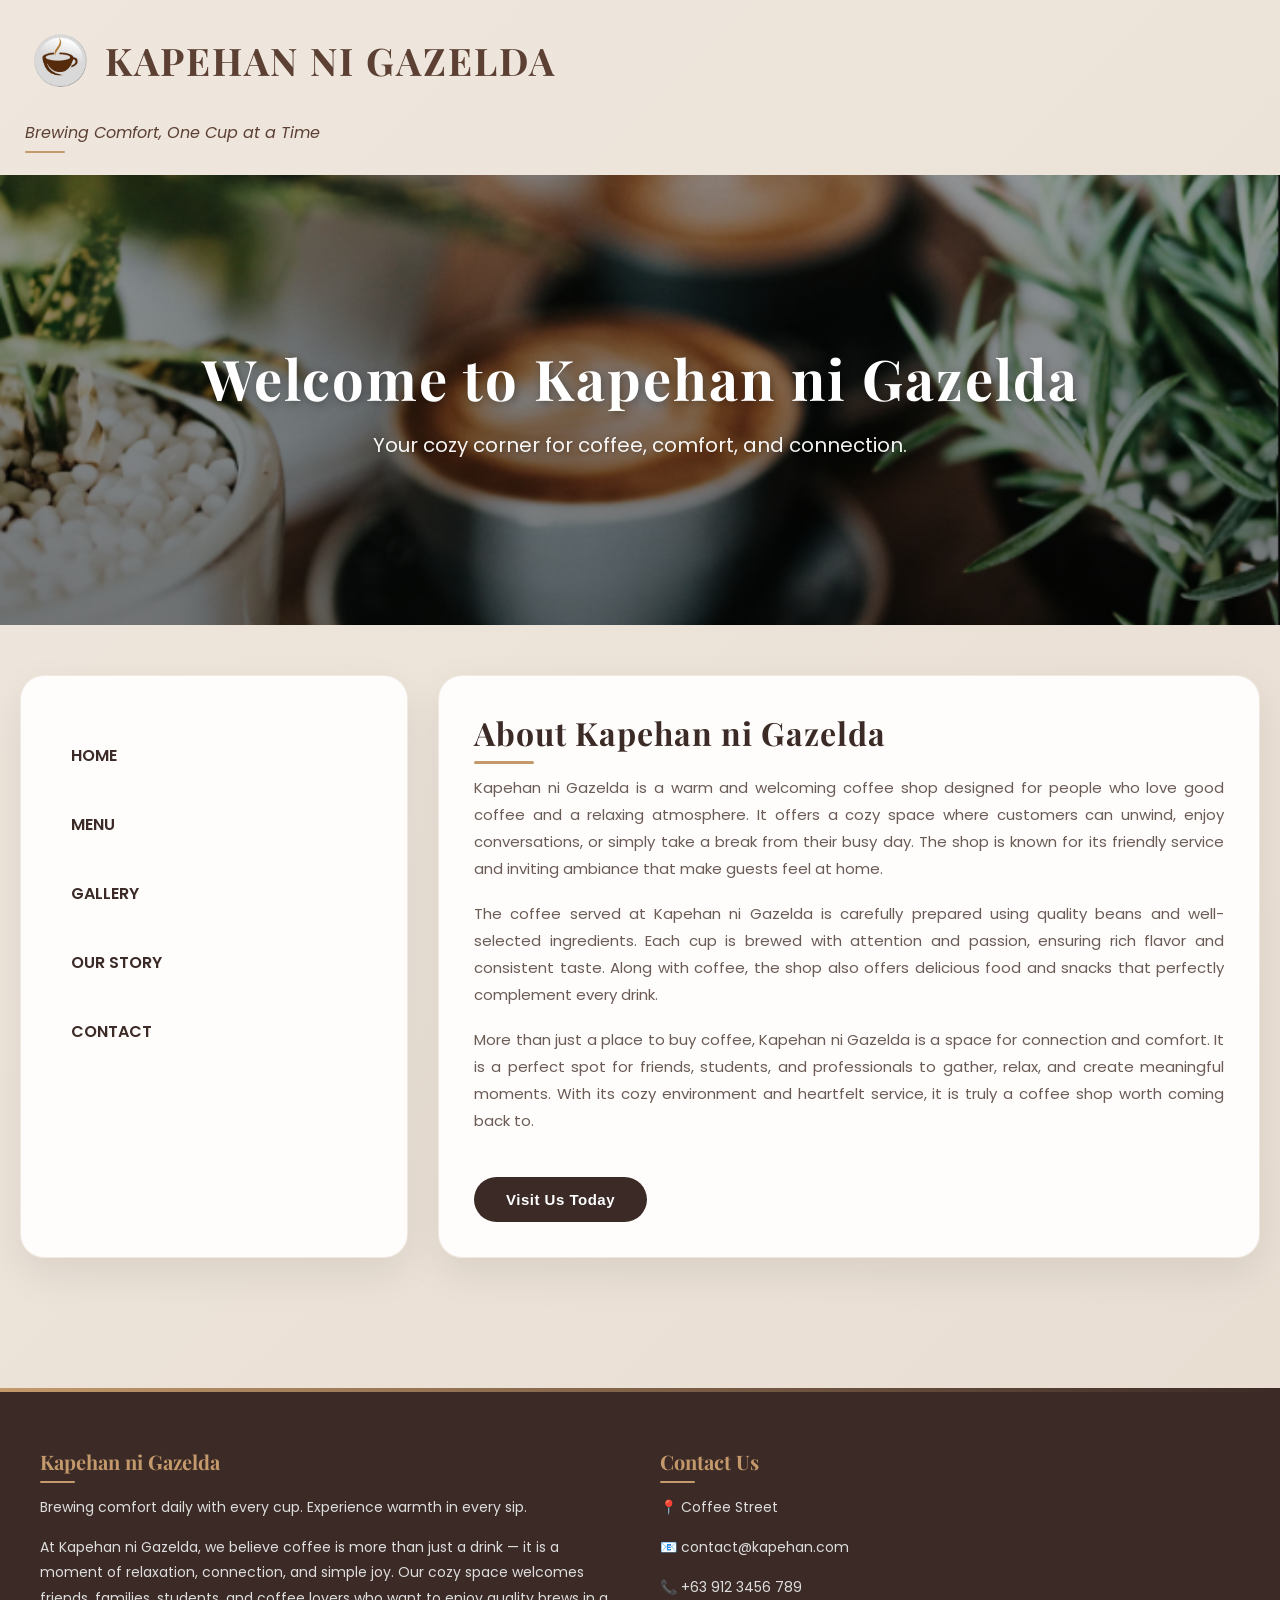
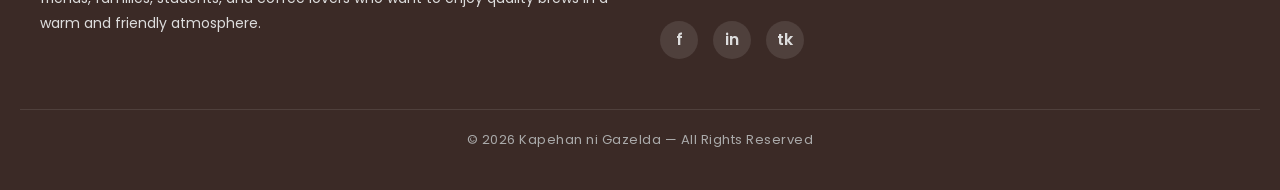
<file: index.html>
<!DOCTYPE html>
<html lang="en">
<head>
<title>KAPEHAN NI GAZELDA</title>
<meta charset="UTF-8">
<meta name="viewport" content="width=device-width, initial-scale=1.0">
<link href="https://fonts.googleapis.com/css2?family=Playfair+Display:wght@500;600;700;800&family=Poppins:wght@300;400;500;600&display=swap" rel="stylesheet">
<link rel="stylesheet" href="css/style.css">
</head>
<body>

<div class="brand">
<img src="images/logo.png" alt="Logo">
KAPEHAN NI GAZELDA
</div>

<div class="tagline">
Brewing Comfort, One Cup at a Time
</div>

<!-- Hero section na may img tag -->
<div class="hero">
<img src="images/background-pic.png" alt="Coffee Background">
<div class="hero-overlay"></div>
<div class="hero-text">
<h1>Welcome to Kapehan ni Gazelda</h1>
<p>Your cozy corner for coffee, comfort, and connection.</p>
</div>
</div>

<div class="home-section">
<div class="sidebar-nav card">
<ul>
<li><a href="index.html" class="active">HOME</a></li>
<li><a href="menu.html">MENU</a></li>
<li><a href="gallery.html">GALLERY</a></li>
<li><a href="our-story.html">OUR STORY</a></li>
<li><a href="contact.html">CONTACT</a></li>
</ul>
</div>

<div class="article-home card">
<h2>About Kapehan ni Gazelda</h2>
<p>
Kapehan ni Gazelda is a warm and welcoming coffee shop designed for people who love good coffee and a relaxing atmosphere. 
It offers a cozy space where customers can unwind, enjoy conversations, or simply take a break from their busy day. 
The shop is known for its friendly service and inviting ambiance that make guests feel at home.
</p>
<p>
The coffee served at Kapehan ni Gazelda is carefully prepared using quality beans and well-selected ingredients. 
Each cup is brewed with attention and passion, ensuring rich flavor and consistent taste. Along with coffee, 
the shop also offers delicious food and snacks that perfectly complement every drink.
</p>
<p>
More than just a place to buy coffee, Kapehan ni Gazelda is a space for connection and comfort. It is a perfect 
spot for friends, students, and professionals to gather, relax, and create meaningful moments. With its cozy 
environment and heartfelt service, it is truly a coffee shop worth coming back to.
</p>
<button class="cta-btn">Visit Us Today</button>
</div>
</div>

<footer>
<div class="footer-container">
<div class="footer-col">
<h4>Kapehan ni Gazelda</h4>
<p>Brewing comfort daily with every cup. Experience warmth in every sip.</p>
<p>At Kapehan ni Gazelda, we believe coffee is more than just a drink — it is a moment of relaxation, connection, and simple joy. Our cozy space welcomes friends, families, students, and coffee lovers who want to enjoy quality brews in a warm and friendly atmosphere.</p>
</div>

<div class="footer-col">
<h4>Contact Us</h4>
<p>📍 Coffee Street</p>
<p>📧 contact@kapehan.com</p>
<p>📞 +63 912 3456 789</p>
<div class="social-icons">
<a href="https://www.facebook.com/" target="_blank">f</a>
<a href="https://www.instagram.com/" target="_blank">in</a>
<a href="https://www.tiktok.com/" target="_blank">tk</a>
</div>
</div>
</div>
<div class="copyright">
© 2026 Kapehan ni Gazelda — All Rights Reserved
</div>
</footer>

</body>
</html>
</file>
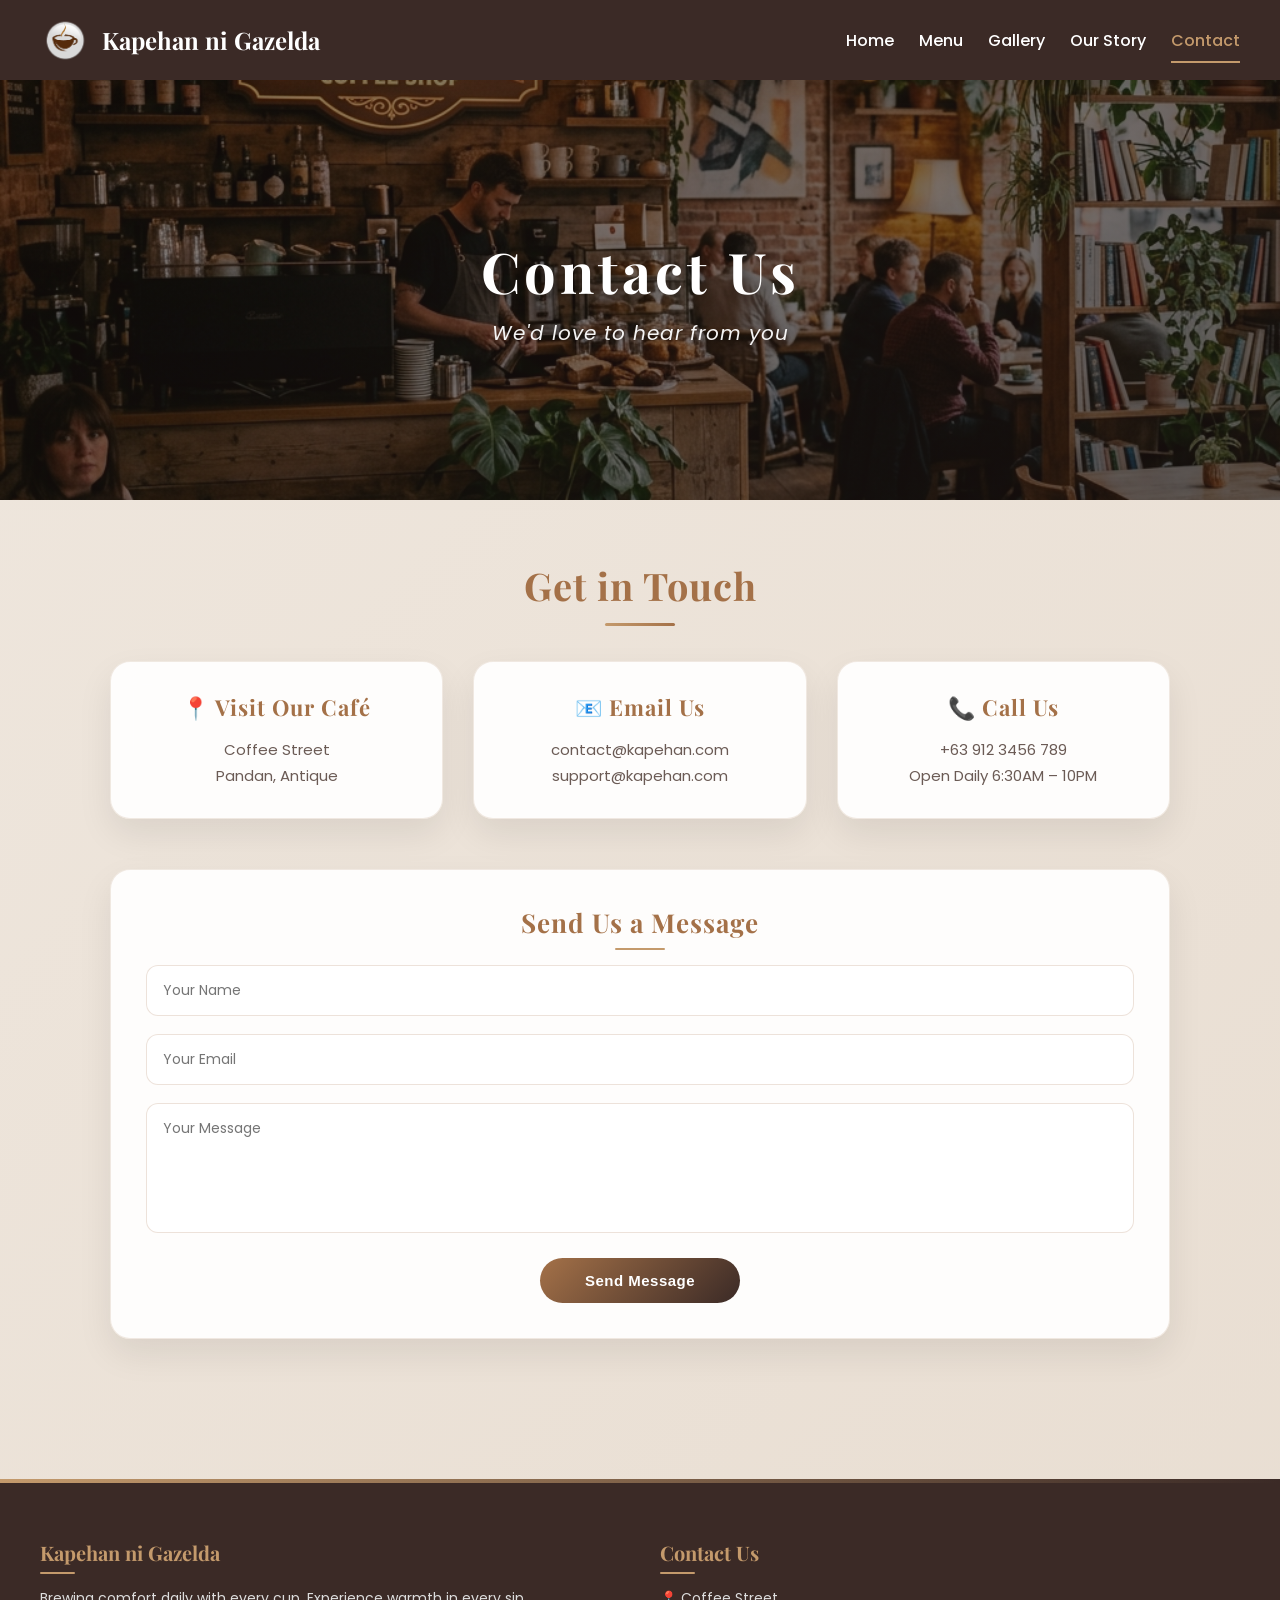
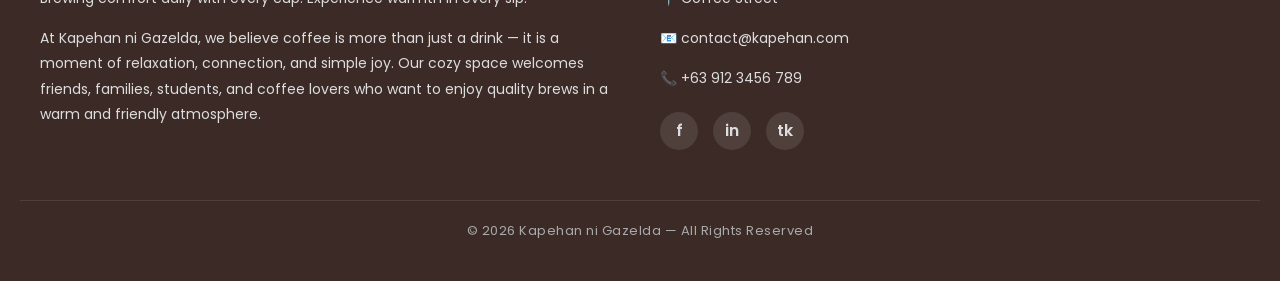
<file: contact.html>
<!DOCTYPE html>
<html lang="en">
<head>
<meta charset="UTF-8">
<meta name="viewport" content="width=device-width, initial-scale=1.0">
<title>Kapehan ni Gazelda — Contact</title>
<link href="https://fonts.googleapis.com/css2?family=Playfair+Display:wght@500;600;700;800&family=Poppins:wght@300;400;500;600&display=swap" rel="stylesheet">
<link rel="stylesheet" href="css/style.css">
<script src="js/script.js" defer></script>
</head>

<body>

<!-- ===== NAVBAR ===== -->
<div class="topbar">
  <div class="logo">
    <img src="images/logo.png" alt="LOGO"> 
    <span>Kapehan ni Gazelda</span>
  </div>
  <div class="hamburger">
    <span></span>
    <span></span>
    <span></span>
  </div>
  <div class="nav">
    <a href="index.html">Home</a>
    <a href="menu.html">Menu</a>
    <a href="gallery.html">Gallery</a>
    <a href="our-story.html">Our Story</a>
    <a href="contact.html" class="active">Contact</a>
  </div>
</div>

<!-- ===== PAGE HEADER ===== -->
<div class="page-header">
  <img src="images/4.png" alt="Contact Header">
  <div class="overlay"></div>
  <div class="header-text">
    <h1>Contact Us</h1>
    <p>We'd love to hear from you</p>
  </div>
</div>

<!-- ===== CONTACT SECTION ===== -->
<section class="contact-section">
  <h2 class="contact-title">Get in Touch</h2>

  <div class="contact-grid">
    <div class="contact-card">
      <h3>📍 Visit Our Café</h3>
      <p>Coffee Street<br>Pandan, Antique</p>
    </div>

    <div class="contact-card">
      <h3>📧 Email Us</h3>
      <p>contact@kapehan.com<br>support@kapehan.com</p>
    </div>

    <div class="contact-card">
      <h3>📞 Call Us</h3>
      <p>+63 912 3456 789<br>Open Daily 6:30AM – 10PM</p>
    </div>
  </div>

  <div class="contact-form">
    <h3>Send Us a Message</h3>
    <input type="text" placeholder="Your Name">
    <input type="email" placeholder="Your Email">
    <textarea placeholder="Your Message"></textarea>
    <button>Send Message</button>
  </div>
</section>

<!-- ===== FOOTER (same sa ibang pages) ===== -->
<footer>
<div class="footer-container">
<div class="footer-col">
<h4>Kapehan ni Gazelda</h4>
<p>Brewing comfort daily with every cup. Experience warmth in every sip.</p>
<p>At Kapehan ni Gazelda, we believe coffee is more than just a drink — it is a moment of relaxation, connection, and simple joy. Our cozy space welcomes friends, families, students, and coffee lovers who want to enjoy quality brews in a warm and friendly atmosphere.</p>
</div>

<div class="footer-col">
<h4>Contact Us</h4>
<p>📍 Coffee Street</p>
<p>📧 contact@kapehan.com</p>
<p>📞 +63 912 3456 789</p>
<div class="social-icons">
<a href="https://www.facebook.com/" target="_blank">f</a>
<a href="https://www.instagram.com/" target="_blank">in</a>
<a href="https://www.tiktok.com/" target="_blank">tk</a>
</div>
</div>
</div>
<div class="copyright">
© 2026 Kapehan ni Gazelda — All Rights Reserved
</div>
</footer>

</body>
</html>
</file>
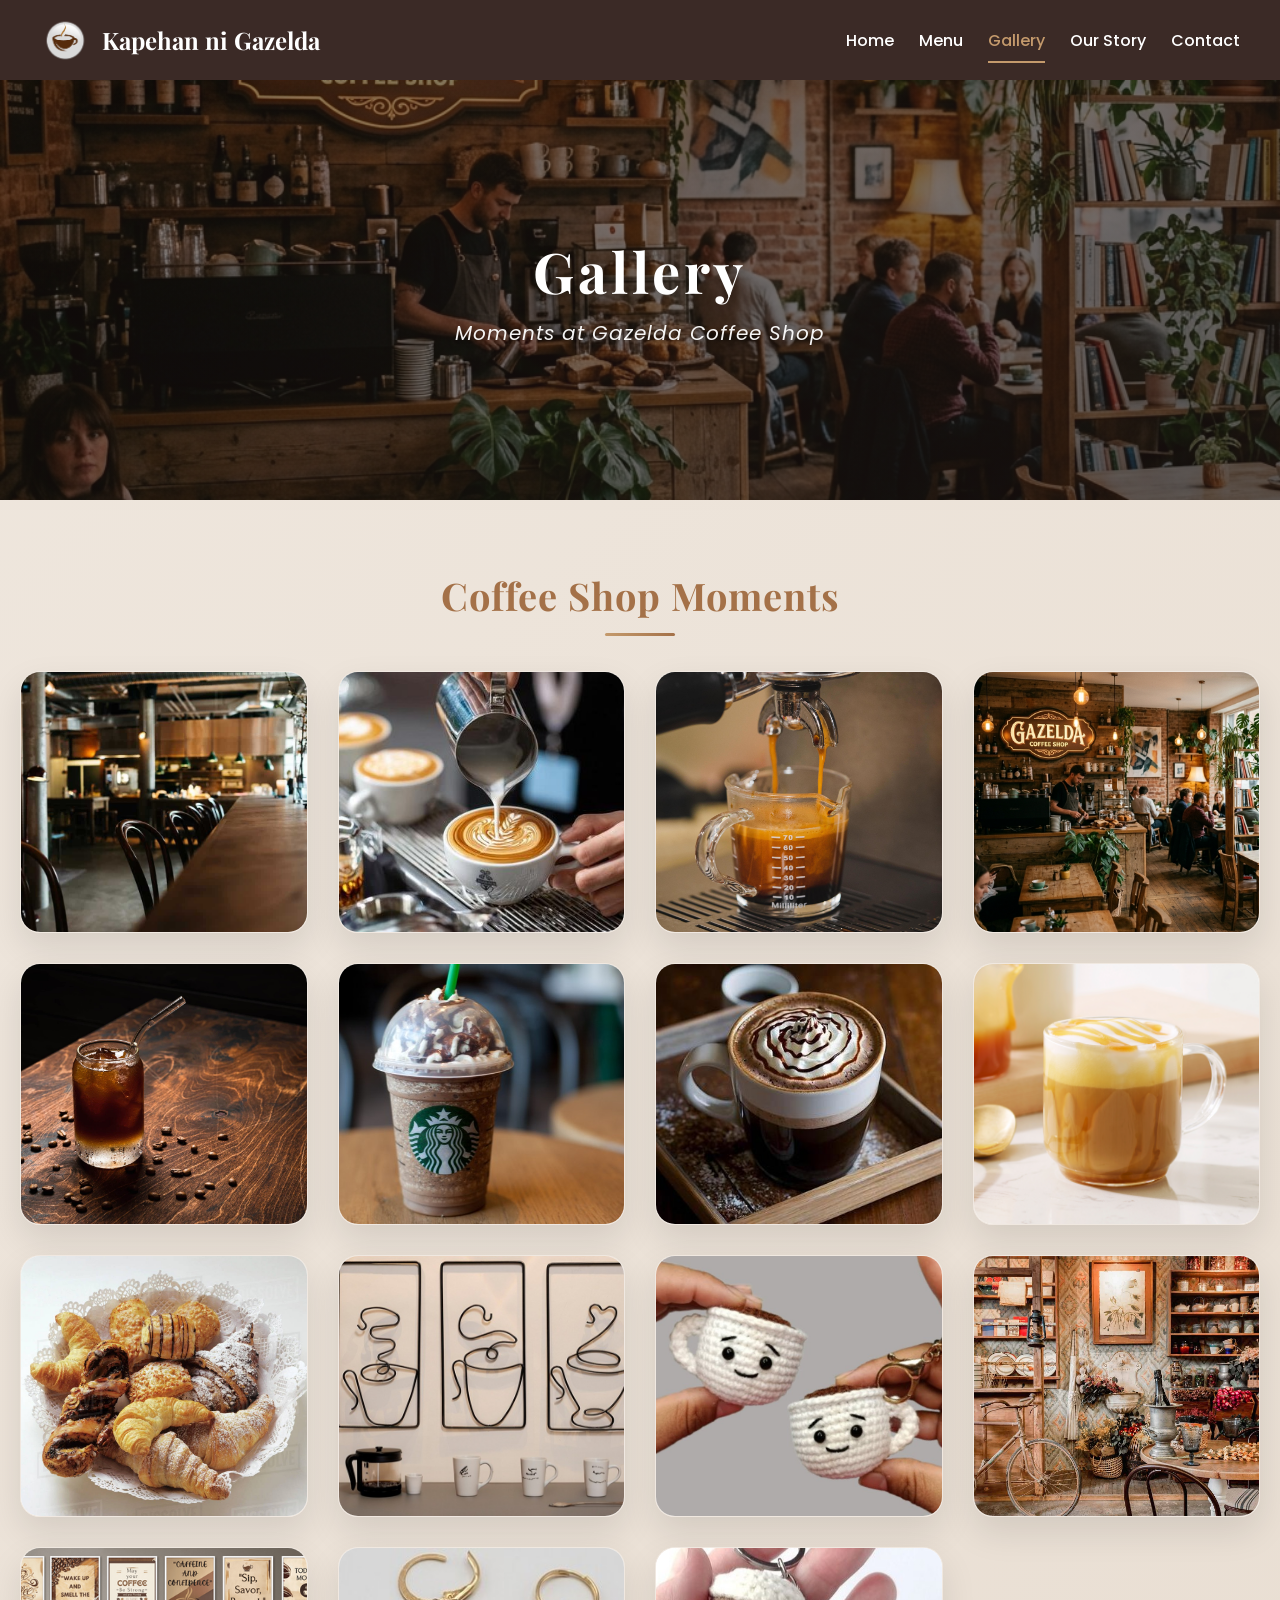
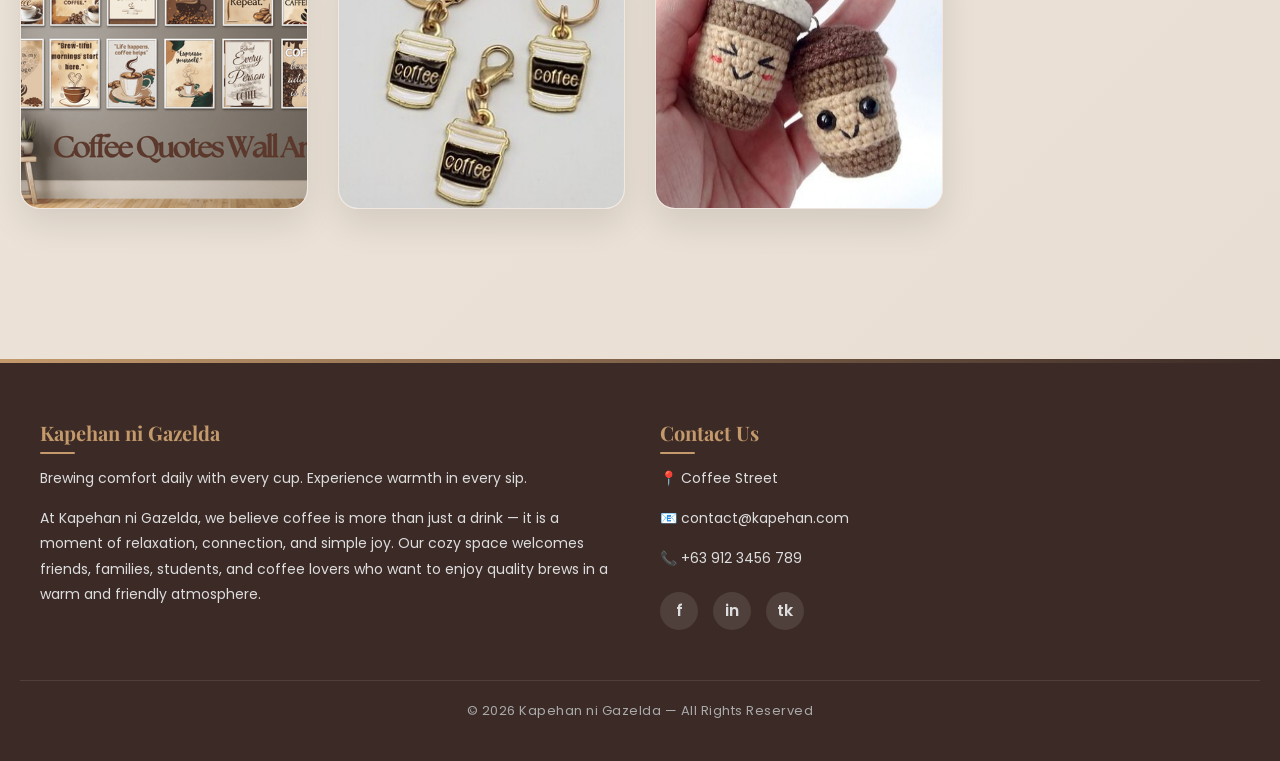
<file: gallery.html>
<!DOCTYPE html>
<html lang="en">
<head>
<meta charset="UTF-8">
<meta name="viewport" content="width=device-width, initial-scale=1.0">
<title>Kapehan ni Gazelda — Gallery</title>
<link href="https://fonts.googleapis.com/css2?family=Playfair+Display:wght@500;600;700;800&family=Poppins:wght@300;400;500;600&display=swap" rel="stylesheet">
<link rel="stylesheet" href="css/style.css">
<script src="js/script.js" defer></script>
</head>

<body>

<!-- ===== NAVBAR ===== -->
<div class="topbar">
  <div class="logo">
    <img src="images/logo.png" alt="LOGO"> 
    <span>Kapehan ni Gazelda</span>
  </div>
  <div class="hamburger">
    <span></span>
    <span></span>
    <span></span>
  </div>
  <div class="nav">
    <a href="index.html">Home</a>
    <a href="menu.html">Menu</a>
    <a href="gallery.html" class="active">Gallery</a>
    <a href="our-story.html">Our Story</a>
    <a href="contact.html">Contact</a>
  </div>
</div>

<!-- ===== PAGE HEADER ===== -->
<div class="page-header">
  <img src="images/4.png" alt="Gallery Header">
  <div class="overlay"></div>
  <div class="header-text">
    <h1>Gallery</h1>
    <p>Moments at Gazelda Coffee Shop</p>
  </div>
</div>

<!-- ===== GALLERY SECTION ===== -->
<section class="gallery-section">
  <h2 class="gallery-title">Coffee Shop Moments</h2>
  <div class="gallery-grid">
    <div class="gallery-card"><img src="images/1.jpeg" alt="Gallery 1"></div>
    <div class="gallery-card"><img src="images/2.jpeg" alt="Gallery 2"></div>
    <div class="gallery-card"><img src="images/3.jpg" alt="Gallery 3"></div>
    <div class="gallery-card"><img src="images/4.png" alt="Gallery 4"></div>
    <div class="gallery-card"><img src="images/5.jpg" alt="Gallery 5"></div>
    <div class="gallery-card"><img src="images/6.jpg" alt="Gallery 6"></div>
    <div class="gallery-card"><img src="images/7.jpg" alt="Gallery 7"></div>
    <div class="gallery-card"><img src="images/8.jpg" alt="Gallery 8"></div>
    <div class="gallery-card"><img src="images/9.jpg" alt="Gallery 9"></div>
    <div class="gallery-card"><img src="images/10.jpg" alt="Gallery 10"></div>
    <div class="gallery-card"><img src="images/11.jpg" alt="Gallery 11"></div>
    <div class="gallery-card"><img src="images/12.jpg" alt="Gallery 12"></div>
    <div class="gallery-card"><img src="images/13.png" alt="Gallery 13"></div>
    <div class="gallery-card"><img src="images/14.jpg" alt="Gallery 14"></div>
    <div class="gallery-card"><img src="images/15.jpg" alt="Gallery 15"></div>
  </div>
</section>

<!-- ===== FOOTER ===== -->
<footer>
<div class="footer-container">
<div class="footer-col">
<h4>Kapehan ni Gazelda</h4>
<p>Brewing comfort daily with every cup. Experience warmth in every sip.</p>
<p>At Kapehan ni Gazelda, we believe coffee is more than just a drink — it is a moment of relaxation, connection, and simple joy. Our cozy space welcomes friends, families, students, and coffee lovers who want to enjoy quality brews in a warm and friendly atmosphere.</p>
</div>

<div class="footer-col">
<h4>Contact Us</h4>
<p>📍 Coffee Street</p>
<p>📧 contact@kapehan.com</p>
<p>📞 +63 912 3456 789</p>
<div class="social-icons">
<a href="https://www.facebook.com/" target="_blank">f</a>
<a href="https://www.instagram.com/" target="_blank">in</a>
<a href="https://www.tiktok.com/" target="_blank">tk</a>
</div>
</div>
</div>
<div class="copyright">
© 2026 Kapehan ni Gazelda — All Rights Reserved
</div>
</footer>

</body>
</html>
</file>
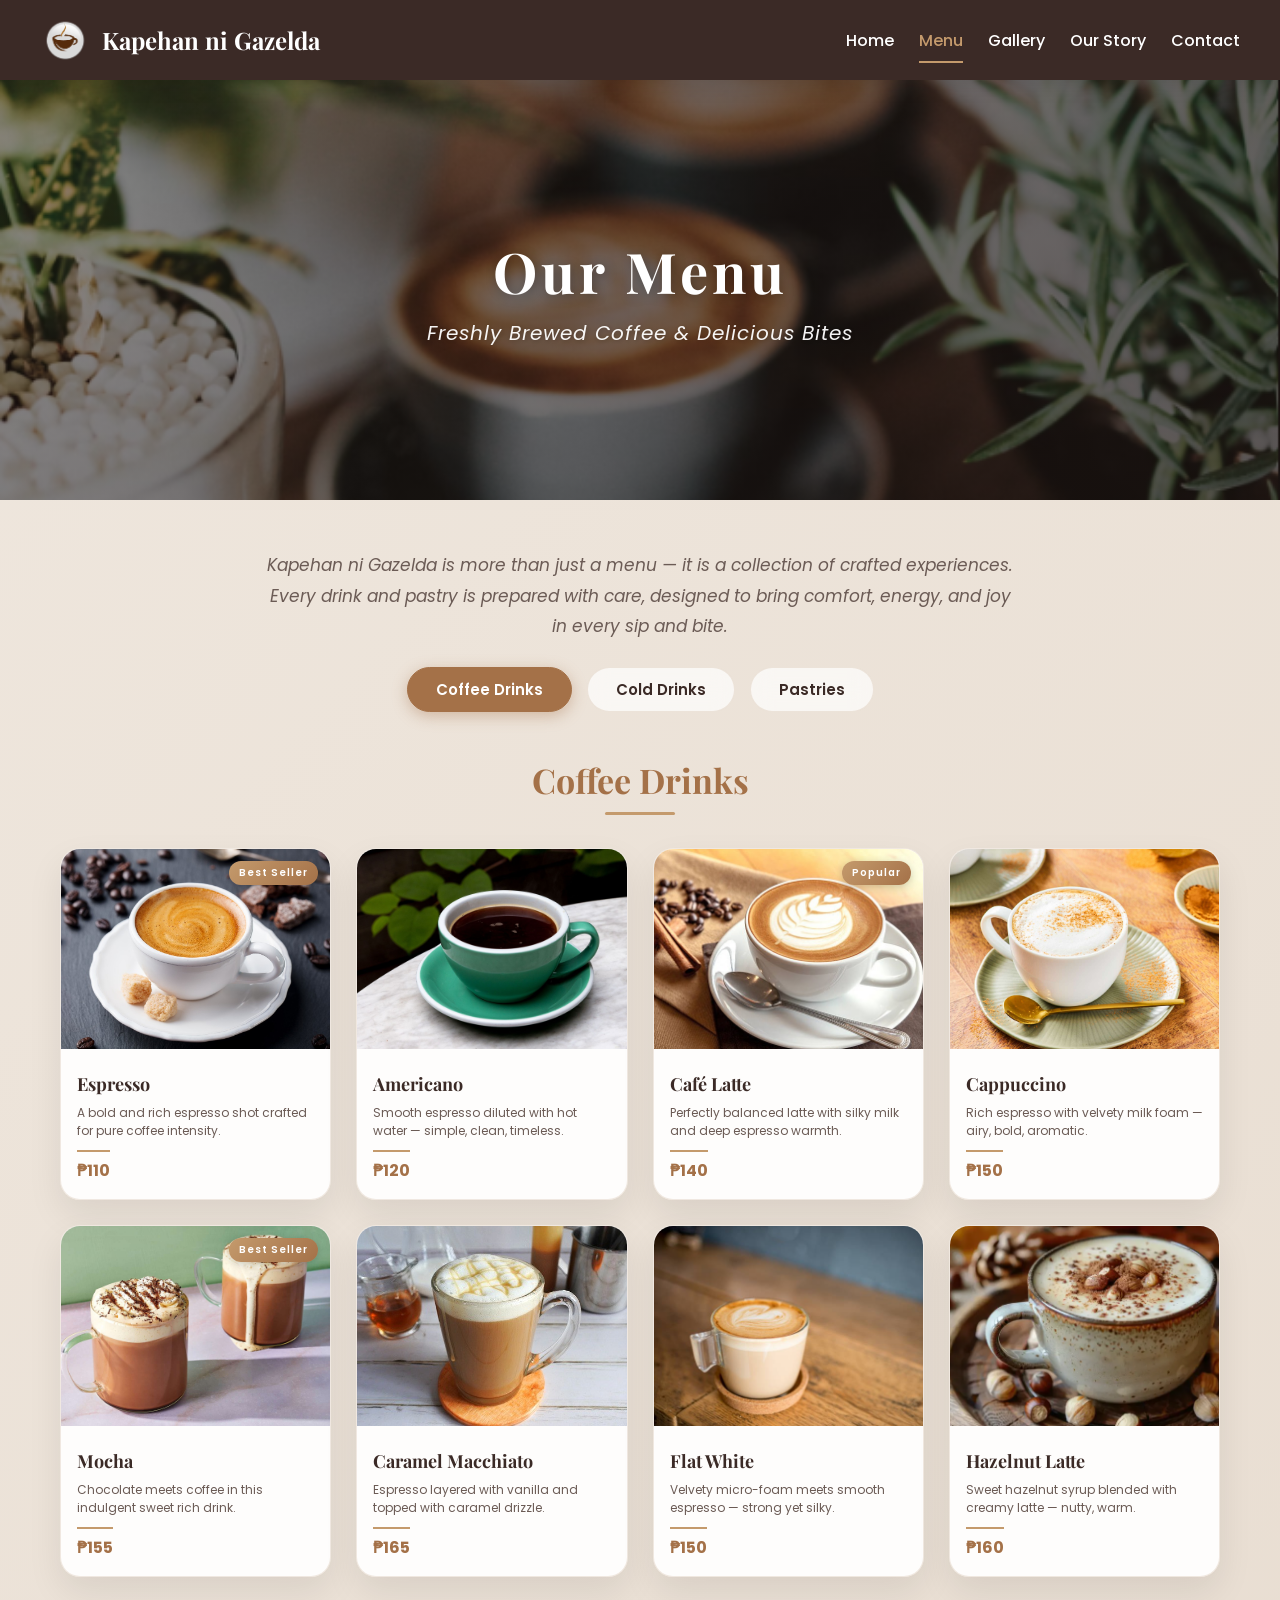
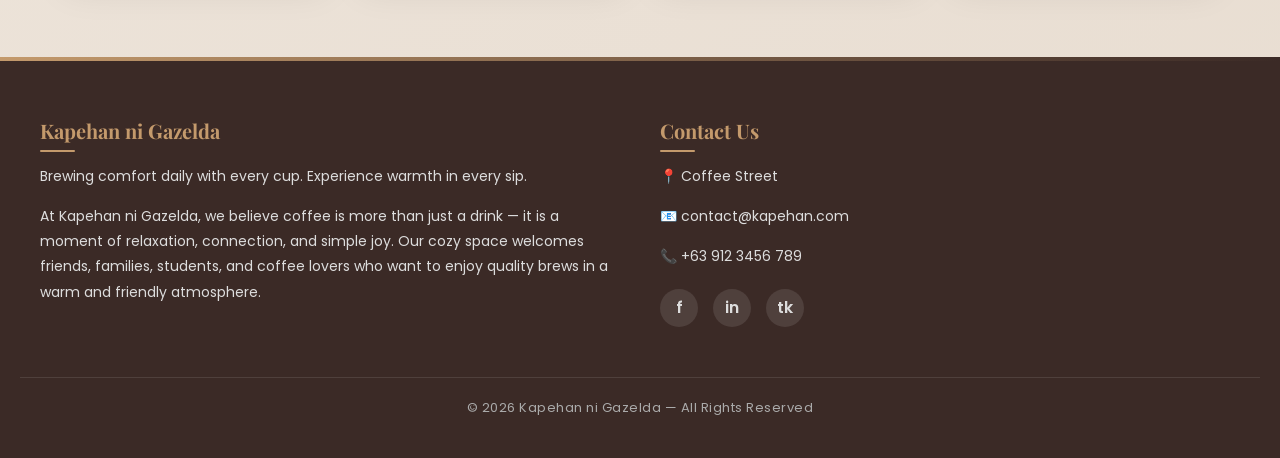
<file: menu.html>
<!DOCTYPE html>
<html lang="en">
<head>
<meta charset="UTF-8">
<meta name="viewport" content="width=device-width, initial-scale=1.0">
<title>Kapehan ni Gazelda — Premium Menu</title>
<link href="https://fonts.googleapis.com/css2?family=Playfair+Display:wght@500;600;700;800&family=Poppins:wght@300;400;500;600&display=swap" rel="stylesheet">
<link rel="stylesheet" href="css/style.css">
<script src="js/script.js" defer></script>
</head>
<body>

<!-- ===== NAVBAR ===== -->
<div class="topbar">
  <div class="logo">
    <img src="images/logo.png" alt="LOGO"> 
    <span>Kapehan ni Gazelda</span>
  </div>
  <div class="hamburger">
    <span></span>
    <span></span>
    <span></span>
  </div>
  <div class="nav">
    <a href="index.html">Home</a>
    <a href="menu.html" class="active">Menu</a>
    <a href="gallery.html">Gallery</a>
    <a href="our-story.html">Our Story</a>
    <a href="contact.html">Contact</a>
  </div>
</div>

<!-- ===== PAGE HEADER ===== -->
<div class="page-header">
   <img src="images/background-pic.png" alt="Cozy Coffee Background">
   <div class="overlay"></div>
   <div class="header-text">
     <h1>Our Menu</h1>
     <p>Freshly Brewed Coffee & Delicious Bites</p>
   </div>
</div>

<!-- ===== INTRO TEXT ===== -->
<div class="menu-intro">
  <p>Kapehan ni Gazelda is more than just a menu — it is a collection of crafted experiences. Every drink and pastry is prepared with care, designed to bring comfort, energy, and joy in every sip and bite.</p>
</div>

<!-- ===== CATEGORY TABS ===== -->
<div class="category-tabs">
  <button class="category-tab active" data-category="coffee">Coffee Drinks</button>
  <button class="category-tab" data-category="cold">Cold Drinks</button>
  <button class="category-tab" data-category="pastries">Pastries</button>
</div>

<!-- ===== COFFEE DRINKS (8 items) ===== -->
<section class="menu-category active-category" id="coffee-category">
<h2 class="menu-heading">Coffee Drinks</h2>
<div class="menu-grid">
  <div class="menu-card"><div class="menu-badge">Best Seller</div><img src="images/Espresso.jpg"><div class="menu-info"><div class="menu-title">Espresso</div><div class="menu-desc">A bold and rich espresso shot crafted for pure coffee intensity.</div><div class="menu-price">₱110</div></div></div>
  <div class="menu-card"><img src="images/Americano.jpg"><div class="menu-info"><div class="menu-title">Americano</div><div class="menu-desc">Smooth espresso diluted with hot water — simple, clean, timeless.</div><div class="menu-price">₱120</div></div></div>
  <div class="menu-card"><div class="menu-badge">Popular</div><img src="images/Cafe latte.jpg"><div class="menu-info"><div class="menu-title">Café Latte</div><div class="menu-desc">Perfectly balanced latte with silky milk and deep espresso warmth.</div><div class="menu-price">₱140</div></div></div>
  <div class="menu-card"><img src="images/Cappuccino.jpg"><div class="menu-info"><div class="menu-title">Cappuccino</div><div class="menu-desc">Rich espresso with velvety milk foam — airy, bold, aromatic.</div><div class="menu-price">₱150</div></div></div>
  <div class="menu-card"><div class="menu-badge">Best Seller</div><img src="images/Mocha.jpg"><div class="menu-info"><div class="menu-title">Mocha</div><div class="menu-desc">Chocolate meets coffee in this indulgent sweet rich drink.</div><div class="menu-price">₱155</div></div></div>
  <div class="menu-card"><img src="images/Caramel Macchiato.jpg"><div class="menu-info"><div class="menu-title">Caramel Macchiato</div><div class="menu-desc">Espresso layered with vanilla and topped with caramel drizzle.</div><div class="menu-price">₱165</div></div></div>
  <div class="menu-card"><img src="images/Flat White.jpg"><div class="menu-info"><div class="menu-title">Flat White</div><div class="menu-desc">Velvety micro-foam meets smooth espresso — strong yet silky.</div><div class="menu-price">₱150</div></div></div>
  <div class="menu-card"><img src="images/Hazelnut Latte.png"><div class="menu-info"><div class="menu-title">Hazelnut Latte</div><div class="menu-desc">Sweet hazelnut syrup blended with creamy latte — nutty, warm.</div><div class="menu-price">₱160</div></div></div>
</div>
</section>

<!-- ===== COLD DRINKS (8 items) ===== -->
<section class="menu-category" id="cold-category">
<h2 class="menu-heading">Cold Drinks</h2>
<div class="menu-grid">
  <div class="menu-card"><div class="menu-badge">Popular</div><img src="images/Iced coffe.jpg"><div class="menu-info"><div class="menu-title">Iced Coffee</div><div class="menu-desc">Refreshing chilled brewed coffee — cool, crisp, energizing.</div><div class="menu-price">₱120</div></div></div>
  <div class="menu-card"><div class="menu-badge">Best Seller</div><img src="images/Frappuccino.jpg"><div class="menu-info"><div class="menu-title">Frappuccino</div><div class="menu-desc">Blended iced coffee drink creamy, frosty, and delightful.</div><div class="menu-price">₱180</div></div></div>
  <div class="menu-card"><img src="images/Matcha Latte.jpg"><div class="menu-info"><div class="menu-title">Matcha Latte</div><div class="menu-desc">Japanese green tea latte — earthy, smooth, lightly sweet.</div><div class="menu-price">₱160</div></div></div>
  <div class="menu-card"><img src="images/Iced Mocha.jpg"><div class="menu-info"><div class="menu-title">Iced Mocha</div><div class="menu-desc">Cold chocolate coffee drink — rich, refreshing, perfectly sweet.</div><div class="menu-price">₱150</div></div></div>
  <div class="menu-card"><img src="images/Cold Brew.jpg"><div class="menu-info"><div class="menu-title">Cold Brew</div><div class="menu-desc">Slow-brewed smooth cold coffee. Less acidic, deeply flavorful.</div><div class="menu-price">₱155</div></div></div>
  <div class="menu-card"><img src="images/Iced Latte.jpg"><div class="menu-info"><div class="menu-title">Iced Latte</div><div class="menu-desc">Chilled milk and espresso — creamy, cool, effortlessly smooth.</div><div class="menu-price">₱145</div></div></div>
  <div class="menu-card"><img src="images/Lemonade.jpg"><div class="menu-info"><div class="menu-title">Lemonade</div><div class="menu-desc">Fresh squeezed lemonade — tangy, sweet, incredibly refreshing.</div><div class="menu-price">₱90</div></div></div>
  <div class="menu-card"><img src="images/Iced Tea.jpg"><div class="menu-info"><div class="menu-title">Iced Tea</div><div class="menu-desc">Cold brewed tea drink — light, crisp, naturally refreshing.</div><div class="menu-price">₱100</div></div></div>
</div>
</section>

<!-- ===== PASTRIES (8 items) ===== -->
<section class="menu-category" id="pastries-category">
<h2 class="menu-heading">Pastries & Bakes</h2>
<div class="menu-grid">
  <div class="menu-card"><div class="menu-badge">Best Seller</div><img src="images/Butter Croissant.jpg"><div class="menu-info"><div class="menu-title">Butter Croissant</div><div class="menu-desc">Flaky buttery French pastry with golden crust. Light and airy.</div><div class="menu-price">₱130</div></div></div>
  <div class="menu-card"><img src="images/Chocolate Croissant.jpg"><div class="menu-info"><div class="menu-title">Chocolate Croissant</div><div class="menu-desc">Buttery croissant filled with rich dark chocolate. Sweetness.</div><div class="menu-price">₱140</div></div></div>
  <div class="menu-card"><img src="images/Blueberry Muffin.jpg"><div class="menu-info"><div class="menu-title">Blueberry Muffin</div><div class="menu-desc">Fresh baked muffin bursting with juicy blueberries. Soft sweet.</div><div class="menu-price">₱120</div></div></div>
  <div class="menu-card"><div class="menu-badge">Popular</div><img src="images/Chocolate Brownie.jpg"><div class="menu-info"><div class="menu-title">Chocolate Brownie</div><div class="menu-desc">Rich fudgy chocolate brownie with a crackly top. Decadent.</div><div class="menu-price">₱130</div></div></div>
  <div class="menu-card"><img src="images/Cheesecake.jpg"><div class="menu-info"><div class="menu-title">Cheesecake</div><div class="menu-desc">Creamy cheesecake slice on buttery graham crust. Smooth rich.</div><div class="menu-price">₱150</div></div></div>
  <div class="menu-card"><img src="images/Tiramisu.jpg"><div class="menu-info"><div class="menu-title">Tiramisu</div><div class="menu-desc">Coffee-flavored Italian dessert with mascarpone. Elegant.</div><div class="menu-price">₱170</div></div></div>
  <div class="menu-card"><img src="images/Glazed Donut.png"><div class="menu-info"><div class="menu-title">Glazed Donut</div><div class="menu-desc">Soft sweet glazed donut that melts in your mouth. Classic.</div><div class="menu-price">₱90</div></div></div>
  <div class="menu-card"><img src="images/Banana Bread.jpg"><div class="menu-info"><div class="menu-title">Banana Bread</div><div class="menu-desc">Sweet moist banana loaf with warmth. Homestyle comfort.</div><div class="menu-price">₱95</div></div></div>
</div>
</section>

<!-- ===== FOOTER ===== -->
<footer>
<div class="footer-container">
<div class="footer-col">
<h4>Kapehan ni Gazelda</h4>
<p>Brewing comfort daily with every cup. Experience warmth in every sip.</p>
<p>At Kapehan ni Gazelda, we believe coffee is more than just a drink — it is a moment of relaxation, connection, and simple joy. Our cozy space welcomes friends, families, students, and coffee lovers who want to enjoy quality brews in a warm and friendly atmosphere.</p>
</div>

<div class="footer-col">
<h4>Contact Us</h4>
<p>📍 Coffee Street</p>
<p>📧 contact@kapehan.com</p>
<p>📞 +63 912 3456 789</p>
<div class="social-icons">
<a href="https://www.facebook.com/" target="_blank">f</a>
<a href="https://www.instagram.com/" target="_blank">in</a>
<a href="https://www.tiktok.com/" target="_blank">tk</a>
</div>
</div>
</div>
<div class="copyright">
© 2026 Kapehan ni Gazelda — All Rights Reserved
</div>
</footer>

<script>
const coffeeSection = document.getElementById('coffee-category');
const coldSection = document.getElementById('cold-category');
const pastriesSection = document.getElementById('pastries-category');
const tabs = document.querySelectorAll('.category-tab');

function showCategory(category) {
    const allSections = [coffeeSection, coldSection, pastriesSection];
    allSections.forEach(section => {
        section.style.opacity = '0';
        setTimeout(() => {
            section.classList.remove('active-category');
        }, 200);
    });
    
    setTimeout(() => {
        if (category === 'coffee') {
            coffeeSection.classList.add('active-category');
            setTimeout(() => { coffeeSection.style.opacity = '1'; }, 50);
        } else if (category === 'cold') {
            coldSection.classList.add('active-category');
            setTimeout(() => { coldSection.style.opacity = '1'; }, 50);
        } else if (category === 'pastries') {
            pastriesSection.classList.add('active-category');
            setTimeout(() => { pastriesSection.style.opacity = '1'; }, 50);
        }
    }, 200);
    
    tabs.forEach(tab => {
        tab.classList.remove('active');
        if (tab.getAttribute('data-category') === category) {
            tab.classList.add('active');
        }
    });
}

tabs.forEach(tab => {
    tab.addEventListener('click', () => {
        const category = tab.getAttribute('data-category');
        showCategory(category);
    });
});

coffeeSection.style.opacity = '1';
coldSection.style.opacity = '1';
pastriesSection.style.opacity = '1';
</script>
</body>
</html>
</file>
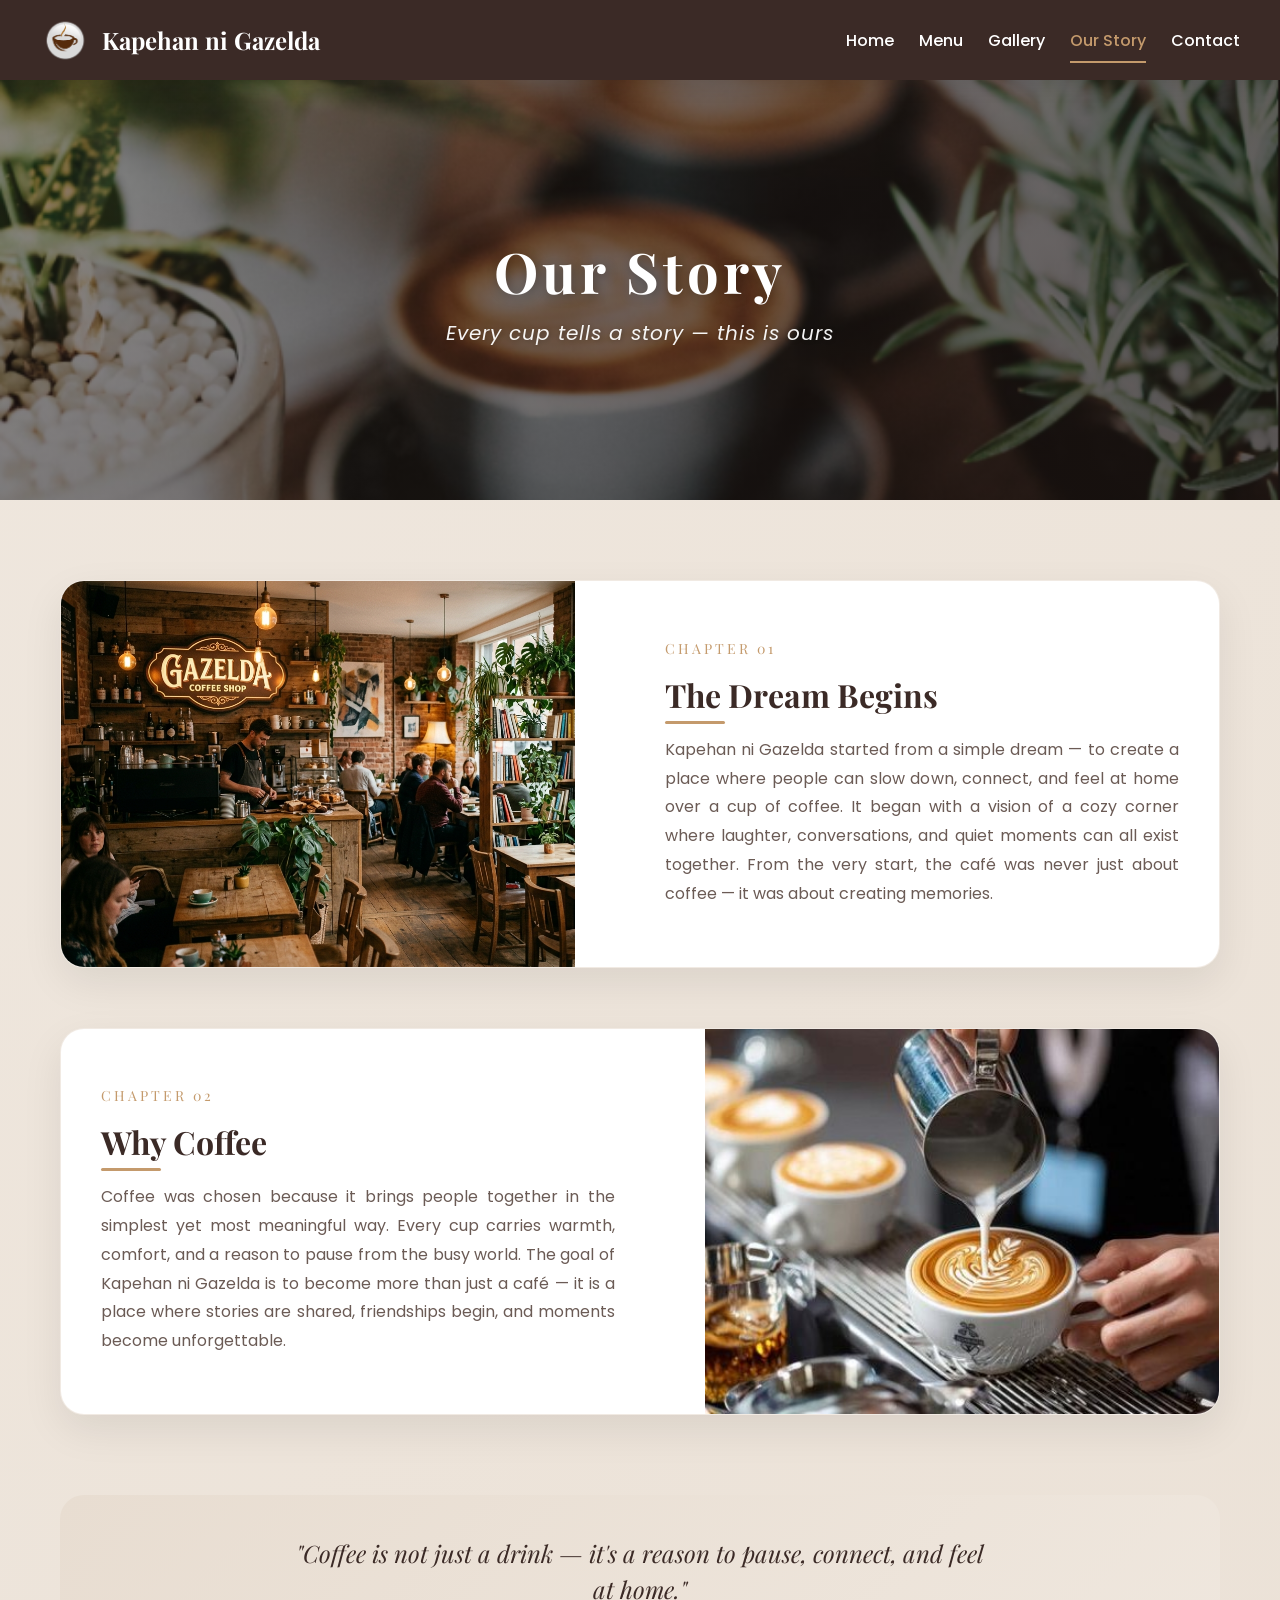
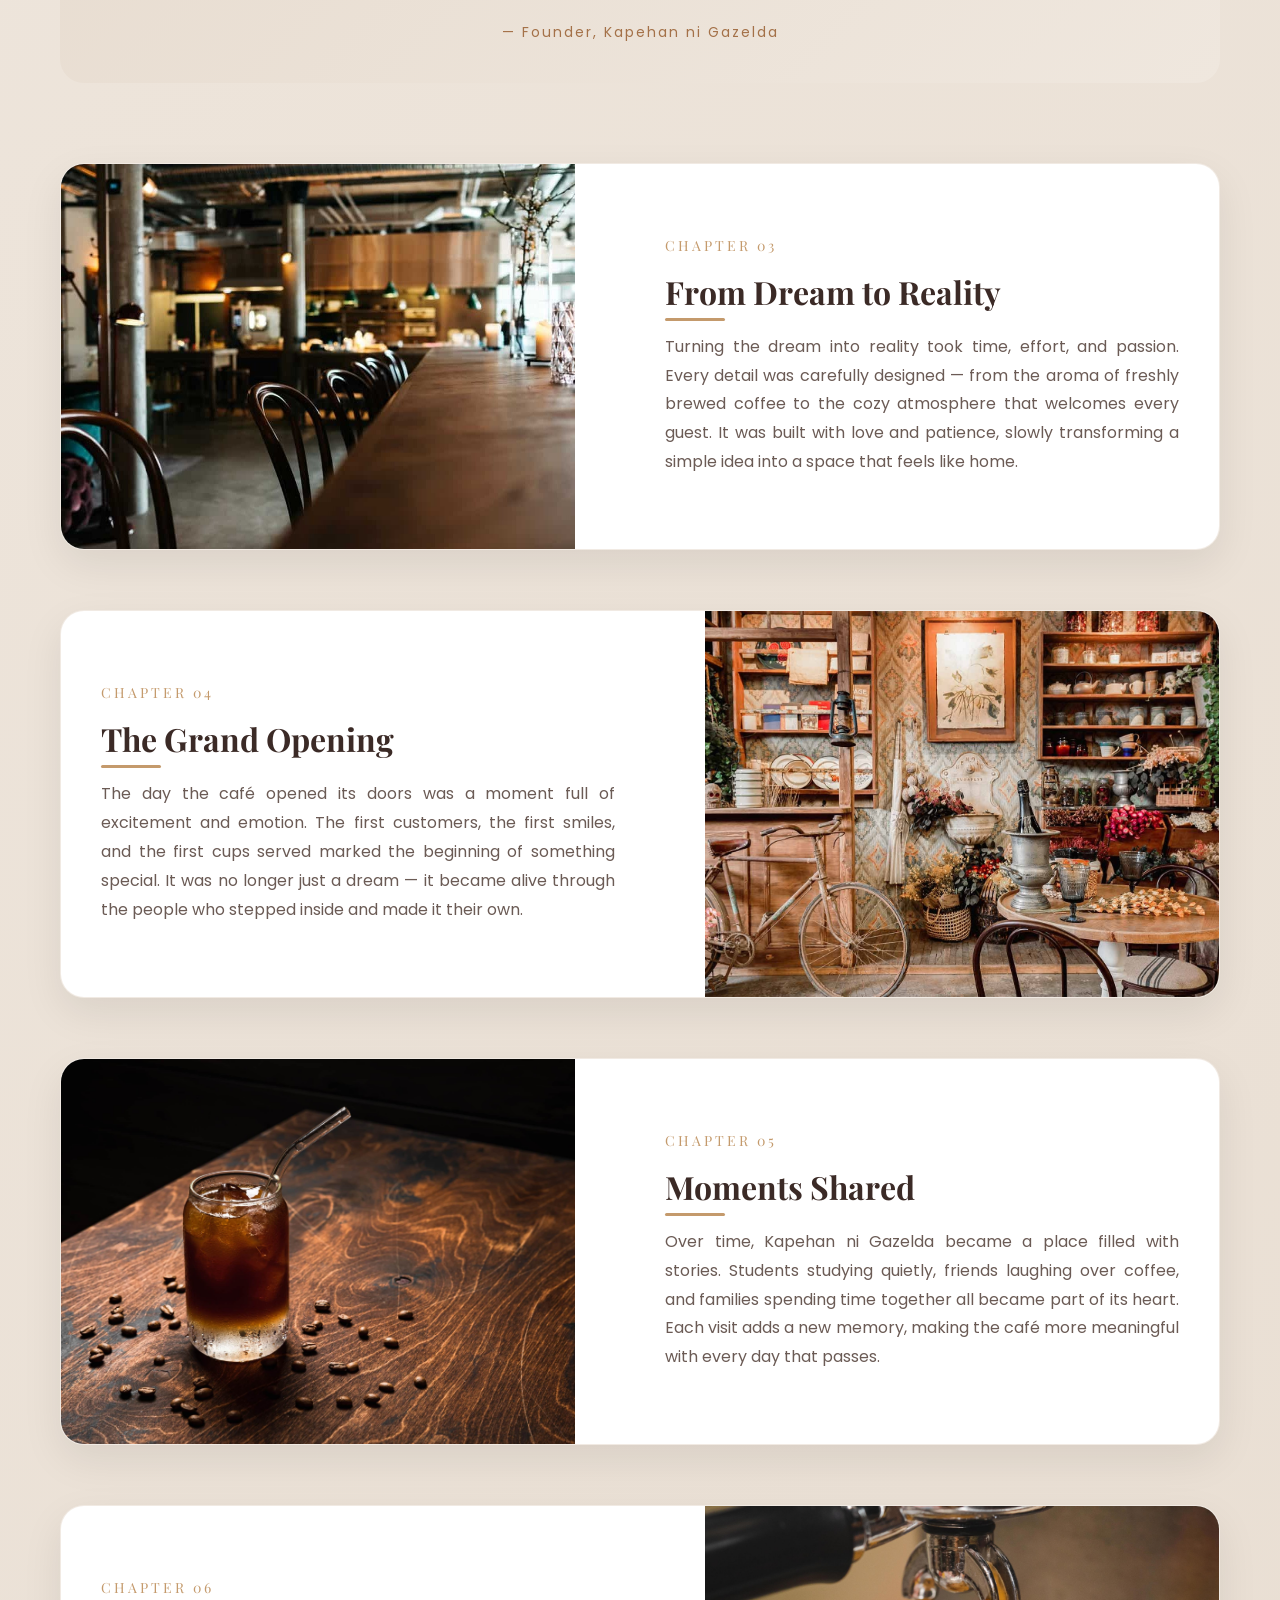
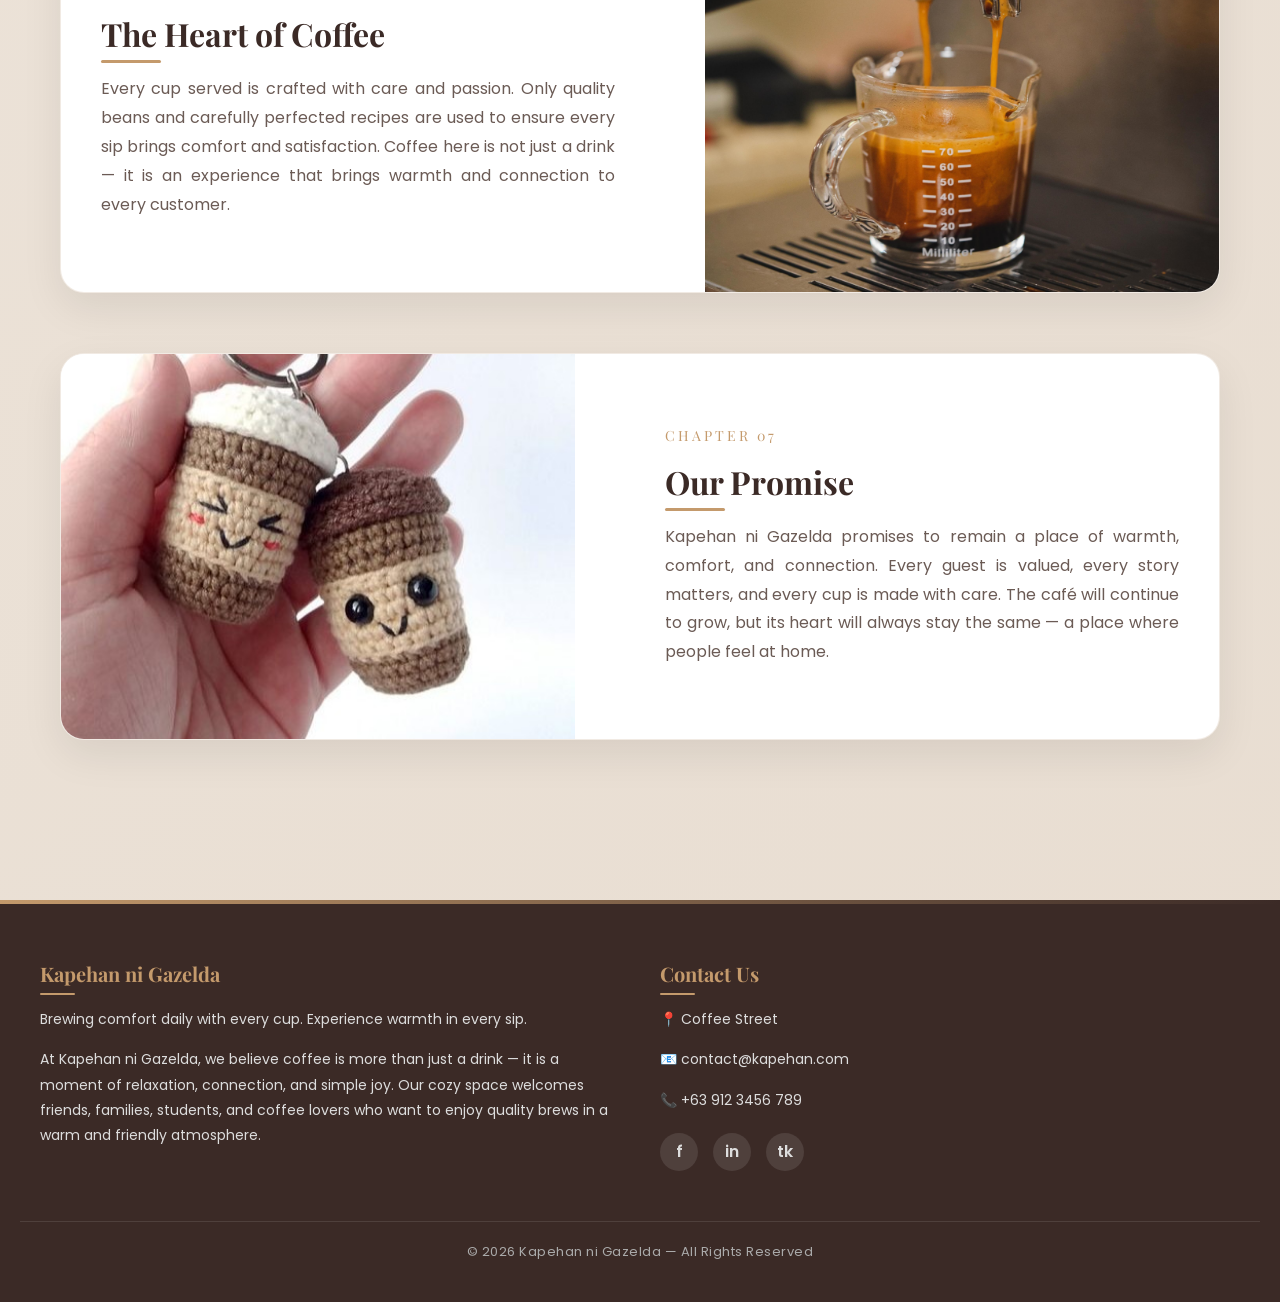
<file: our-story.html>
<!DOCTYPE html>
<html lang="en">
<head>
<meta charset="UTF-8">
<meta name="viewport" content="width=device-width, initial-scale=1.0">
<title>Our Story — Kapehan ni Gazelda</title>
<link href="https://fonts.googleapis.com/css2?family=Playfair+Display:wght@500;600;700;800&family=Poppins:wght@300;400;500;600&display=swap" rel="stylesheet">
<link rel="stylesheet" href="css/style.css">
<script src="js/script.js" defer></script>
</style>
</head>
<body>

<!-- ===== NAVBAR ===== -->
<div class="topbar">
  <div class="logo">
    <img src="images/logo.png" alt="LOGO"> 
    <span>Kapehan ni Gazelda</span>
  </div>
  <div class="hamburger">
    <span></span>
    <span></span>
    <span></span>
  </div>
  <div class="nav">
    <a href="index.html">Home</a>
    <a href="menu.html">Menu</a>
    <a href="gallery.html">Gallery</a>
    <a href="our-story.html" class="active">Our Story</a>
    <a href="contact.html">Contact</a>
  </div>
</div>

<!-- ===== PAGE HEADER ===== -->
<div class="page-header">
  <img src="images/background-pic.png" alt="Header Background">
  <div class="overlay"></div>
  <div class="header-text">
    <h1>Our Story</h1>
    <p>Every cup tells a story — this is ours</p>
  </div>
</div>

<!-- ===== STORY SECTION ===== -->
<section class="story-section">

<!-- 1. The Dream Begins -->
<div class="story-card">
  <div class="story-image">
    <img src="images/4.png" alt="Dream Begins">
  </div>
  <div class="story-content">
    <div class="story-number">Chapter 01</div>
    <h2>The Dream Begins</h2>
    <p>Kapehan ni Gazelda started from a simple dream — to create a place where people can slow down, connect, and feel at home over a cup of coffee. It began with a vision of a cozy corner where laughter, conversations, and quiet moments can all exist together. From the very start, the café was never just about coffee — it was about creating memories.</p>
  </div>
</div>

<!-- 2. Why Coffee -->
<div class="story-card reverse">
  <div class="story-image">
    <img src="images/2.jpeg" alt="Why Coffee">
  </div>
  <div class="story-content">
    <div class="story-number">Chapter 02</div>
    <h2>Why Coffee</h2>
    <p>Coffee was chosen because it brings people together in the simplest yet most meaningful way. Every cup carries warmth, comfort, and a reason to pause from the busy world. The goal of Kapehan ni Gazelda is to become more than just a café — it is a place where stories are shared, friendships begin, and moments become unforgettable.</p>
  </div>
</div>

<!-- Quote Divider -->
<div class="story-quote">
  <p>"Coffee is not just a drink — it's a reason to pause, connect, and feel at home."</p>
  <span>— Founder, Kapehan ni Gazelda</span>
</div>

<!-- 3. From Dream to Reality -->
<div class="story-card">
  <div class="story-image">
    <img src="images/1.jpeg" alt="From Dream to Reality">
  </div>
  <div class="story-content">
    <div class="story-number">Chapter 03</div>
    <h2>From Dream to Reality</h2>
    <p>Turning the dream into reality took time, effort, and passion. Every detail was carefully designed — from the aroma of freshly brewed coffee to the cozy atmosphere that welcomes every guest. It was built with love and patience, slowly transforming a simple idea into a space that feels like home.</p>
  </div>
</div>

<!-- 4. The Grand Opening -->
<div class="story-card reverse">
  <div class="story-image">
    <img src="images/12.jpg" alt="Grand Opening">
  </div>
  <div class="story-content">
    <div class="story-number">Chapter 04</div>
    <h2>The Grand Opening</h2>
    <p>The day the café opened its doors was a moment full of excitement and emotion. The first customers, the first smiles, and the first cups served marked the beginning of something special. It was no longer just a dream — it became alive through the people who stepped inside and made it their own.</p>
  </div>
</div>

<!-- 5. Moments Shared -->
<div class="story-card">
  <div class="story-image">
    <img src="images/5.jpg" alt="Moments Shared">
  </div>
  <div class="story-content">
    <div class="story-number">Chapter 05</div>
    <h2>Moments Shared</h2>
    <p>Over time, Kapehan ni Gazelda became a place filled with stories. Students studying quietly, friends laughing over coffee, and families spending time together all became part of its heart. Each visit adds a new memory, making the café more meaningful with every day that passes.</p>
  </div>
</div>

<!-- 6. The Heart of Coffee -->
<div class="story-card reverse">
  <div class="story-image">
    <img src="images/3.jpg" alt="Heart of Coffee">
  </div>
  <div class="story-content">
    <div class="story-number">Chapter 06</div>
    <h2>The Heart of Coffee</h2>
    <p>Every cup served is crafted with care and passion. Only quality beans and carefully perfected recipes are used to ensure every sip brings comfort and satisfaction. Coffee here is not just a drink — it is an experience that brings warmth and connection to every customer.</p>
  </div>
</div>

<!-- 7. Our Promise -->
<div class="story-card">
  <div class="story-image">
    <img src="images/15.jpg" alt="Our Promise">
  </div>
  <div class="story-content">
    <div class="story-number">Chapter 07</div>
    <h2>Our Promise</h2>
    <p>Kapehan ni Gazelda promises to remain a place of warmth, comfort, and connection. Every guest is valued, every story matters, and every cup is made with care. The café will continue to grow, but its heart will always stay the same — a place where people feel at home.</p>
  </div>
</div>

</section>

<!-- ===== FOOTER ===== -->
<footer>
<div class="footer-container">
<div class="footer-col">
<h4>Kapehan ni Gazelda</h4>
<p>Brewing comfort daily with every cup. Experience warmth in every sip.</p>
<p>At Kapehan ni Gazelda, we believe coffee is more than just a drink — it is a moment of relaxation, connection, and simple joy. Our cozy space welcomes friends, families, students, and coffee lovers who want to enjoy quality brews in a warm and friendly atmosphere.</p>
</div>

<div class="footer-col">
<h4>Contact Us</h4>
<p>📍 Coffee Street</p>
<p>📧 contact@kapehan.com</p>
<p>📞 +63 912 3456 789</p>
<div class="social-icons">
<a href="https://www.facebook.com/" target="_blank">f</a>
<a href="https://www.instagram.com/" target="_blank">in</a>
<a href="https://www.tiktok.com/" target="_blank">tk</a>
</div>
</div>
</div>
<div class="copyright">
© 2026 Kapehan ni Gazelda — All Rights Reserved
</div>
</footer>

<script>
const cards = document.querySelectorAll(".story-card, .story-quote");
const observer = new IntersectionObserver(entries => {
  entries.forEach(entry => {
    if(entry.isIntersecting){
      entry.target.classList.add("show");
    }
  });
}, {threshold: 0.2, rootMargin: "0px 0px -50px 0px"});

cards.forEach(card => observer.observe(card));
</script>

</body>
</html>
</file>
<file: css/style.css>
/* ============================================ */
/* KAPEHAN NI GAZELDA - MASTER STYLESHEET      */
/* ============================================ */

/* ===== VARIABLES ===== */
:root {
    --coffee: #3B2A26;
    --coffee-light: #5C4033;
    --accent: #A47148;
    --accent-gold: #C49A6C;
    --bg: #EFE7DE;
    --bg-dark: #E8DDD1;
    --text: #2A2A2A;
    --text-light: #6B5B55;
    --glass-bg: rgba(255, 255, 255, 0.92);
    --glass-border: rgba(164, 113, 72, 0.15);
}

/* ===== RESET & BASE ===== */
* {
    margin: 0;
    padding: 0;
    box-sizing: border-box;
    scroll-behavior: smooth;
}

body {
    font-family: 'Poppins', sans-serif;
    background: linear-gradient(135deg, var(--bg) 0%, var(--bg-dark) 100%);
    color: var(--text);
    overflow-x: hidden;
}

/* ============================================ */
/* ===== TOPBAR / NAVBAR with HAMBURGER ===== */
/* ============================================ */
.topbar {
    display: flex;
    justify-content: space-between;
    align-items: center;
    padding: 15px 40px;
    background: var(--coffee);
    flex-wrap: wrap;
    gap: 15px;
    position: sticky;
    top: 0;
    z-index: 1000;
    box-shadow: 0 4px 20px rgba(0, 0, 0, 0.1);
}

.logo {
    display: flex;
    align-items: center;
    gap: 12px;
    font-size: 24px;
    font-weight: bold;
    color: white;
    font-family: 'Playfair Display', serif;
}

.logo img {
    width: 50px;
    transition: transform 0.3s ease;
}

.logo:hover img {
    transform: rotate(5deg);
}

/* Hamburger Menu Button - hidden on desktop */
.hamburger {
    display: none;
    flex-direction: column;
    cursor: pointer;
    gap: 5px;
}

.hamburger span {
    width: 28px;
    height: 3px;
    background: white;
    border-radius: 3px;
    transition: all 0.3s ease;
}

/* Navigation Menu */
.nav {
    display: flex;
    gap: 25px;
    flex-wrap: wrap;
}

.nav a {
    color: white;
    text-decoration: none;
    font-weight: 500;
    transition: 0.3s;
    padding: 8px 0;
    position: relative;
}

.nav a::after {
    content: '';
    position: absolute;
    bottom: -2px;
    left: 0;
    width: 0;
    height: 2px;
    background: var(--accent-gold);
    transition: width 0.3s ease;
}

.nav a:hover::after,
.nav a.active::after {
    width: 100%;
}

.nav a:hover,
.nav a.active {
    color: var(--accent-gold);
}

.nav a.active {
    color: var(--accent-gold);
}

/* Mobile Responsive Navbar */
@media (max-width: 768px) {
    .hamburger {
        display: flex;
    }
    
    .nav {
        position: fixed;
        top: 70px;
        left: -100%;
        width: 100%;
        height: calc(100vh - 70px);
        background: var(--coffee);
        flex-direction: column;
        align-items: center;
        justify-content: flex-start;
        padding-top: 40px;
        gap: 25px;
        transition: left 0.3s ease;
        z-index: 999;
    }
    
    .nav.active {
        left: 0;
    }
    
    .nav a {
        font-size: 18px;
        padding: 12px;
    }
    
    /* Hamburger animation when active */
    .hamburger.active span:nth-child(1) {
        transform: rotate(45deg) translate(5px, 5px);
    }
    
    .hamburger.active span:nth-child(2) {
        opacity: 0;
    }
    
    .hamburger.active span:nth-child(3) {
        transform: rotate(-45deg) translate(7px, -6px);
    }
}

/* ============================================ */
/* ===== PAGE HEADER (UPDATED HEIGHTS & FONTS) ===== */
/* ============================================ */
.page-header {
    position: relative;
    text-align: center;
    color: white;
    overflow: hidden;
}

.page-header img {
    width: 100%;
    height: 420px;
    object-fit: cover;
    display: block;
}

.page-header .overlay {
    position: absolute;
    top: 0;
    left: 0;
    width: 100%;
    height: 100%;
    background: linear-gradient(135deg, rgba(30, 20, 18, 0.45) 0%, rgba(30, 20, 18, 0.7) 100%);
}

.page-header .header-text {
    position: absolute;
    top: 50%;
    left: 50%;
    transform: translate(-50%, -50%);
    text-align: center;
    width: 90%;
}

.page-header h1 {
    font-family: 'Playfair Display', serif;
    font-size: 56px;
    letter-spacing: 4px;
    margin-bottom: 10px;
    text-shadow: 2px 2px 12px rgba(0, 0, 0, 0.3);
    font-weight: 700;
}

.page-header p {
    font-size: 20px;
    opacity: 0.95;
    letter-spacing: 1px;
    font-style: italic;
    text-shadow: 1px 1px 4px rgba(0, 0, 0, 0.2);
}

/* ============================================ */
/* ===== HOME PAGE SPECIFIC ===== */
/* ============================================ */

/* Brand & Tagline */
.brand {
    display: flex;
    align-items: center;
    gap: 10px;
    font-size: 38px;
    font-weight: bold;
    margin: 25px;
    color: #5C4033;
    font-family: 'Playfair Display', serif;
    letter-spacing: 2px;
}

.brand img {
    width: 70px;
    transition: transform 0.3s ease;
}

.brand:hover img {
    transform: rotate(5deg);
}

.tagline {
    margin-left: 25px;
    color: var(--coffee-light);
    margin-bottom: 30px;
    font-style: italic;
    position: relative;
    display: inline-block;
}

.tagline::after {
    content: '';
    position: absolute;
    bottom: -8px;
    left: 0;
    width: 40px;
    height: 2px;
    background: var(--accent-gold);
    border-radius: 2px;
}

/* Hero Section - may img tag at overlay */
.hero {
    position: relative;
    text-align: center;
    color: white;
    overflow: hidden;
}

.hero img {
    width: 100%;
    height: 450px;
    object-fit: cover;
    display: block;
}

.hero-overlay {
    position: absolute;
    top: 0;
    left: 0;
    width: 100%;
    height: 100%;
    background: linear-gradient(rgba(0, 0, 0, 0.35), rgba(0, 0, 0, 0.5));
}

.hero-text {
    position: absolute;
    top: 50%;
    left: 50%;
    transform: translate(-50%, -50%);
    text-align: center;
    width: 90%;
}

.hero-text h1 {
    font-size: 56px;
    margin-bottom: 15px;
    font-family: 'Playfair Display', serif;
    letter-spacing: 2px;
    text-shadow: 2px 2px 8px rgba(0, 0, 0, 0.3);
}

.hero-text p {
    font-size: 20px;
    opacity: 0.95;
    text-shadow: 1px 1px 4px rgba(0, 0, 0, 0.2);
}

/* Main Section (Sidebar + Article) */
.home-section {
    display: flex;
    flex-wrap: wrap;
    padding: 50px 20px;
    gap: 30px;
    max-width: 1400px;
    margin: 0 auto;
}

/* Cards (Glassmorphism) */
.card {
    background: var(--glass-bg);
    backdrop-filter: blur(12px);
    border-radius: 24px;
    padding: 35px;
    box-shadow: 0 15px 40px rgba(0, 0, 0, 0.08);
    border: 1px solid var(--glass-border);
    transition: all 0.4s cubic-bezier(0.2, 0.9, 0.4, 1.1);
}

.card:hover {
    transform: translateY(-6px);
    box-shadow: 0 25px 50px rgba(0, 0, 0, 0.12);
    border-color: var(--accent-gold);
}

/* Sidebar Navigation */
.sidebar-nav {
    flex: 1 1 30%;
    min-width: 250px;
}

.sidebar-nav ul {
    list-style: none;
}

.sidebar-nav ul li {
    margin: 20px 0;
}

.sidebar-nav ul li a {
    text-decoration: none;
    color: var(--coffee);
    font-weight: 600;
    font-size: 16px;
    display: block;
    padding: 12px 15px;
    border-radius: 12px;
    transition: all 0.3s ease;
    position: relative;
}

.sidebar-nav ul li a::before {
    content: '';
    position: absolute;
    bottom: 0;
    left: 0;
    width: 0;
    height: 2px;
    background: var(--accent-gold);
    transition: width 0.3s ease;
}

.sidebar-nav ul li a:hover::before {
    width: 30px;
}

.sidebar-nav ul li a:hover {
    background: rgba(164, 113, 72, 0.08);
    color: var(--accent);
    transform: translateX(8px);
}

/* Article */
.article-home {
    flex: 1 1 65%;
    min-width: 300px;
}

.article-home h2 {
    color: var(--coffee);
    margin-bottom: 20px;
    font-family: 'Playfair Display', serif;
    font-size: 32px;
    letter-spacing: 1px;
    position: relative;
    display: inline-block;
}

.article-home h2::after {
    content: '';
    position: absolute;
    bottom: -10px;
    left: 0;
    width: 60px;
    height: 3px;
    background: var(--accent-gold);
    border-radius: 2px;
}

.article-home p {
    margin-bottom: 18px;
    line-height: 1.8;
    color: var(--text-light);
    text-align: justify;
    font-size: 15px;
}

/* CTA Button */
.cta-btn {
    display: inline-block;
    margin-top: 25px;
    padding: 14px 32px;
    border-radius: 50px;
    border: none;
    background: var(--coffee);
    color: white;
    cursor: pointer;
    transition: all 0.3s ease;
    font-weight: 600;
    font-size: 15px;
    letter-spacing: 0.5px;
    position: relative;
    overflow: hidden;
    z-index: 1;
}

.cta-btn::before {
    content: '';
    position: absolute;
    top: 0;
    left: -100%;
    width: 100%;
    height: 100%;
    background: linear-gradient(90deg, transparent, rgba(255, 255, 255, 0.2), transparent);
    transition: left 0.5s ease;
    z-index: -1;
}

.cta-btn:hover::before {
    left: 100%;
}

.cta-btn:hover {
    background: var(--accent);
    transform: translateY(-3px);
    box-shadow: 0 10px 25px rgba(164, 113, 72, 0.4);
}

/* ============================================ */
/* ===== MENU PAGE SPECIFIC ===== */
/* ============================================ */

.menu-intro {
    max-width: 800px;
    margin: 50px auto 20px;
    text-align: center;
    padding: 0 20px;
}

.menu-intro p {
    font-size: 17px;
    line-height: 1.8;
    color: var(--text-light);
    font-style: italic;
}

.category-tabs {
    display: flex;
    justify-content: center;
    flex-wrap: wrap;
    gap: 15px;
    margin: 25px auto 45px;
    padding: 0 20px;
}

.category-tab {
    padding: 10px 28px;
    border-radius: 50px;
    background: rgba(255, 255, 255, 0.7);
    backdrop-filter: blur(10px);
    border: 1px solid var(--glass-border);
    font-weight: 600;
    font-size: 15px;
    cursor: pointer;
    transition: all 0.3s;
    color: var(--coffee);
    font-family: 'Poppins', sans-serif;
}

.category-tab:hover {
    background: var(--accent);
    color: white;
    transform: translateY(-2px);
    box-shadow: 0 8px 20px rgba(164, 113, 72, 0.3);
}

.category-tab.active {
    background: var(--accent);
    color: white;
    border-color: var(--accent);
    box-shadow: 0 4px 15px rgba(164, 113, 72, 0.4);
}

.menu-category {
    max-width: 1200px;
    margin: 0 auto 80px;
    padding: 0 20px;
    display: none;
    animation: fadeInUp 0.6s ease;
}

.menu-category.active-category {
    display: block;
}

.menu-heading {
    text-align: center;
    font-family: 'Playfair Display', serif;
    font-size: 34px;
    color: var(--accent);
    margin-bottom: 45px;
    position: relative;
}

.menu-heading::after {
    content: '';
    position: absolute;
    bottom: -12px;
    left: 50%;
    transform: translateX(-50%);
    width: 70px;
    height: 3px;
    background: var(--accent-gold);
    border-radius: 2px;
}

.menu-grid {
    display: grid;
    grid-template-columns: repeat(4, 1fr);
    gap: 25px;
}

.menu-card {
    background: var(--glass-bg);
    backdrop-filter: blur(12px);
    border-radius: 20px;
    overflow: hidden;
    box-shadow: 0 15px 35px rgba(0, 0, 0, 0.08);
    transition: all 0.4s cubic-bezier(0.2, 0.9, 0.4, 1.1);
    cursor: pointer;
    border: 1px solid var(--glass-border);
    position: relative;
}

.menu-card:hover {
    transform: translateY(-8px);
    box-shadow: 0 25px 50px rgba(0, 0, 0, 0.15);
    border-color: var(--accent);
}

.menu-badge {
    position: absolute;
    top: 12px;
    right: 12px;
    background: linear-gradient(135deg, var(--accent-gold), var(--accent));
    color: white;
    padding: 4px 10px;
    border-radius: 50px;
    font-size: 10px;
    font-weight: 600;
    z-index: 2;
    letter-spacing: 1px;
    box-shadow: 0 2px 8px rgba(0, 0, 0, 0.2);
}

.menu-card img {
    width: 100%;
    height: 200px;
    object-fit: cover;
    transition: transform 0.5s;
}

.menu-card:hover img {
    transform: scale(1.08);
}

.menu-info {
    padding: 16px;
}

.menu-title {
    font-family: 'Playfair Display', serif;
    font-size: 18px;
    color: var(--coffee);
    margin-bottom: 8px;
    font-weight: 700;
}

.menu-desc {
    font-size: 12px;
    margin-bottom: 10px;
    color: var(--text-light);
    line-height: 1.5;
}

.menu-price {
    font-weight: 700;
    color: var(--accent);
    font-size: 16px;
    display: inline-block;
    border-top: 2px solid var(--accent-gold);
    padding-top: 6px;
}

/* ============================================ */
/* ===== GALLERY PAGE SPECIFIC ===== */
/* ============================================ */

.gallery-section {
    max-width: 1300px;
    margin: auto;
    padding: 70px 20px;
    animation: fadeInUp 0.8s ease;
}

.gallery-title {
    text-align: center;
    font-family: 'Playfair Display', serif;
    font-size: 38px;
    color: var(--accent);
    margin-bottom: 50px;
    position: relative;
    letter-spacing: 1px;
}

.gallery-title::after {
    content: '';
    position: absolute;
    bottom: -15px;
    left: 50%;
    transform: translateX(-50%);
    width: 70px;
    height: 3px;
    background: linear-gradient(90deg, var(--accent-gold), var(--accent));
    border-radius: 2px;
}

.gallery-grid {
    display: grid;
    grid-template-columns: repeat(auto-fit, minmax(280px, 1fr));
    gap: 30px;
}

.gallery-card {
    position: relative;
    overflow: hidden;
    border-radius: 20px;
    background: var(--glass-bg);
    backdrop-filter: blur(12px);
    box-shadow: 0 15px 35px rgba(0, 0, 0, 0.1);
    transition: all 0.4s cubic-bezier(0.2, 0.9, 0.4, 1.1);
    cursor: pointer;
    border: 1px solid var(--glass-border);
    animation: fadeInUp 0.6s ease backwards;
}

.gallery-card:nth-child(1) { animation-delay: 0.05s; }
.gallery-card:nth-child(2) { animation-delay: 0.1s; }
.gallery-card:nth-child(3) { animation-delay: 0.15s; }
.gallery-card:nth-child(4) { animation-delay: 0.2s; }
.gallery-card:nth-child(5) { animation-delay: 0.25s; }
.gallery-card:nth-child(6) { animation-delay: 0.3s; }
.gallery-card:nth-child(7) { animation-delay: 0.35s; }
.gallery-card:nth-child(8) { animation-delay: 0.4s; }
.gallery-card:nth-child(9) { animation-delay: 0.45s; }
.gallery-card:nth-child(10) { animation-delay: 0.5s; }
.gallery-card:nth-child(11) { animation-delay: 0.55s; }
.gallery-card:nth-child(12) { animation-delay: 0.6s; }
.gallery-card:nth-child(13) { animation-delay: 0.65s; }
.gallery-card:nth-child(14) { animation-delay: 0.7s; }
.gallery-card:nth-child(15) { animation-delay: 0.75s; }

.gallery-card::before {
    content: '';
    position: absolute;
    top: 0;
    left: 0;
    width: 100%;
    height: 100%;
    background: linear-gradient(135deg, rgba(59, 42, 38, 0.2) 0%, rgba(59, 42, 38, 0.6) 100%);
    opacity: 0;
    transition: opacity 0.4s ease;
    z-index: 1;
}

.gallery-card::after {
    content: '';
    position: absolute;
    bottom: 0;
    left: 0;
    right: 0;
    height: 50%;
    background: linear-gradient(to top, rgba(59, 42, 38, 0.8), transparent);
    opacity: 0;
    transition: opacity 0.4s ease;
    z-index: 1;
}

.gallery-card:hover {
    transform: translateY(-8px);
    box-shadow: 0 25px 40px rgba(0, 0, 0, 0.2);
    border-color: var(--accent-gold);
}

.gallery-card:hover::before {
    opacity: 1;
}

.gallery-card:hover::after {
    opacity: 0.7;
}

.gallery-card img {
    width: 100%;
    height: 260px;
    object-fit: cover;
    display: block;
    transition: transform 0.5s ease;
}

.gallery-card:hover img {
    transform: scale(1.05);
}

/* ============================================ */
/* ===== OUR STORY PAGE SPECIFIC ===== */
/* ============================================ */

.story-section {
    max-width: 1200px;
    margin: auto;
    padding: 80px 20px;
    display: flex;
    flex-direction: column;
    gap: 60px;
}

.story-card {
    display: flex;
    gap: 50px;
    align-items: center;
    background: white;
    border-radius: 24px;
    overflow: hidden;
    box-shadow: 0 15px 40px rgba(0, 0, 0, 0.08);
    opacity: 0;
    transform: translateY(50px);
    transition: opacity 0.8s ease, transform 0.8s ease;
    border: 1px solid rgba(164, 113, 72, 0.15);
}

.story-card.show {
    opacity: 1;
    transform: translateY(0);
}

.story-card:hover {
    transform: translateY(-8px);
    box-shadow: 0 25px 50px rgba(0, 0, 0, 0.15);
}

.story-card.reverse {
    flex-direction: row-reverse;
}

.story-image {
    flex: 1;
    overflow: hidden;
    min-height: 380px;
}

.story-image img {
    width: 100%;
    height: 100%;
    object-fit: cover;
    transition: transform 0.6s ease;
    display: block;
}

.story-card:hover .story-image img {
    transform: scale(1.05);
}

.story-content {
    flex: 1;
    padding: 40px;
}

.story-number {
    font-family: 'Playfair Display', serif;
    font-size: 14px;
    letter-spacing: 3px;
    color: var(--accent-gold);
    margin-bottom: 15px;
    text-transform: uppercase;
}

.story-content h2 {
    font-family: 'Playfair Display', serif;
    font-size: 32px;
    color: var(--coffee);
    margin-bottom: 20px;
    font-weight: 700;
    position: relative;
    display: inline-block;
}

.story-content h2::after {
    content: '';
    position: absolute;
    bottom: -8px;
    left: 0;
    width: 60px;
    height: 3px;
    background: var(--accent-gold);
    border-radius: 2px;
}

.story-content p {
    font-size: 16px;
    line-height: 1.8;
    color: var(--text-light);
    margin-bottom: 0;
    text-align: justify;
}

.story-quote {
    text-align: center;
    padding: 40px 20px;
    background: linear-gradient(135deg, var(--bg-dark), var(--bg));
    border-radius: 24px;
    margin: 20px 0;
}

.story-quote p {
    font-family: 'Playfair Display', serif;
    font-size: 24px;
    font-style: italic;
    color: var(--coffee);
    max-width: 700px;
    margin: 0 auto;
    line-height: 1.5;
}

.story-quote span {
    display: block;
    margin-top: 15px;
    font-size: 14px;
    color: var(--accent);
    letter-spacing: 2px;
}

/* ============================================ */
/* ===== CONTACT PAGE SPECIFIC ===== */
/* ============================================ */

.contact-section {
    max-width: 1100px;
    margin: auto;
    padding: 60px 20px;
    animation: fadeInUp 0.8s ease;
}

.contact-title {
    text-align: center;
    font-family: 'Playfair Display', serif;
    font-size: 38px;
    color: var(--accent);
    margin-bottom: 50px;
    position: relative;
    letter-spacing: 1px;
}

.contact-title::after {
    content: '';
    position: absolute;
    bottom: -15px;
    left: 50%;
    transform: translateX(-50%);
    width: 70px;
    height: 3px;
    background: linear-gradient(90deg, var(--accent-gold), var(--accent));
    border-radius: 2px;
}

.contact-grid {
    display: grid;
    grid-template-columns: repeat(auto-fit, minmax(280px, 1fr));
    gap: 30px;
    margin-bottom: 50px;
}

.contact-card {
    background: var(--glass-bg);
    backdrop-filter: blur(12px);
    padding: 30px;
    border-radius: 20px;
    box-shadow: 0 15px 35px rgba(0, 0, 0, 0.08);
    transition: all 0.4s cubic-bezier(0.2, 0.9, 0.4, 1.1);
    border: 1px solid var(--glass-border);
    text-align: center;
    animation: fadeInUp 0.6s ease backwards;
}

.contact-card:nth-child(1) { animation-delay: 0.1s; }
.contact-card:nth-child(2) { animation-delay: 0.2s; }
.contact-card:nth-child(3) { animation-delay: 0.3s; }

.contact-card:hover {
    transform: translateY(-8px);
    box-shadow: 0 25px 50px rgba(0, 0, 0, 0.12);
    border-color: var(--accent-gold);
}

.contact-card h3 {
    font-family: 'Playfair Display', serif;
    font-size: 22px;
    margin-bottom: 15px;
    color: var(--accent);
    letter-spacing: 1px;
}

.contact-card p {
    font-size: 15px;
    line-height: 1.7;
    color: var(--text-light);
}

.contact-form {
    background: var(--glass-bg);
    backdrop-filter: blur(12px);
    padding: 35px;
    border-radius: 20px;
    box-shadow: 0 15px 35px rgba(0, 0, 0, 0.08);
    border: 1px solid var(--glass-border);
    transition: 0.3s ease;
    animation: fadeInUp 0.6s ease 0.4s backwards;
}

.contact-form:hover {
    box-shadow: 0 20px 40px rgba(0, 0, 0, 0.12);
}

.contact-form h3 {
    font-family: 'Playfair Display', serif;
    font-size: 26px;
    margin-bottom: 25px;
    color: var(--accent);
    text-align: center;
    letter-spacing: 1px;
    position: relative;
    display: inline-block;
    width: 100%;
}

.contact-form h3::after {
    content: '';
    position: absolute;
    bottom: -10px;
    left: 50%;
    transform: translateX(-50%);
    width: 50px;
    height: 2px;
    background: var(--accent-gold);
    border-radius: 2px;
}

.contact-form input,
.contact-form textarea {
    width: 100%;
    padding: 14px 16px;
    margin-bottom: 18px;
    border: 1px solid rgba(164, 113, 72, 0.2);
    border-radius: 12px;
    font-family: 'Poppins', sans-serif;
    font-size: 14px;
    transition: all 0.3s ease;
    background: white;
}

.contact-form input:focus,
.contact-form textarea:focus {
    outline: none;
    border-color: var(--accent);
    box-shadow: 0 0 0 3px rgba(164, 113, 72, 0.1);
}

.contact-form textarea {
    resize: none;
    height: 130px;
}

.contact-form button {
    background: linear-gradient(135deg, var(--accent), var(--coffee));
    color: white;
    border: none;
    padding: 14px 35px;
    border-radius: 50px;
    cursor: pointer;
    font-weight: 600;
    font-size: 15px;
    transition: all 0.3s ease;
    letter-spacing: 0.5px;
    width: 100%;
    max-width: 200px;
    display: block;
    margin: 0 auto;
}

.contact-form button:hover {
    transform: translateY(-3px);
    box-shadow: 0 10px 25px rgba(164, 113, 72, 0.4);
    background: linear-gradient(135deg, var(--coffee), var(--accent));
}

/* ============================================ */
/* ===== FOOTER (SAME FOR ALL PAGES) ===== */
/* ============================================ */
footer {
    background: var(--coffee);
    color: white;
    padding: 60px 20px 40px;
    margin-top: 80px;
    position: relative;
}

footer::before {
    content: '';
    position: absolute;
    top: 0;
    left: 0;
    width: 100%;
    height: 4px;
    background: linear-gradient(90deg, var(--accent-gold), transparent);
}

.footer-container {
    max-width: 1200px;
    margin: auto;
    display: flex;
    flex-wrap: wrap;
    gap: 40px;
    justify-content: space-between;
}

.footer-col {
    flex: 1;
    min-width: 250px;
}

.footer-col h4 {
    font-size: 20px;
    margin-bottom: 20px;
    color: var(--accent-gold);
    font-family: 'Playfair Display', serif;
    position: relative;
    display: inline-block;
}

.footer-col h4::after {
    content: '';
    position: absolute;
    bottom: -8px;
    left: 0;
    width: 35px;
    height: 2px;
    background: var(--accent-gold);
    border-radius: 2px;
}

.footer-col p {
    color: #ddd;
    font-size: 14px;
    line-height: 1.8;
    margin-bottom: 15px;
}

.social-icons {
    display: flex;
    gap: 15px;
    margin-top: 20px;
}

.social-icons a {
    display: inline-block;
    width: 38px;
    height: 38px;
    background: rgba(255, 255, 255, 0.1);
    text-align: center;
    line-height: 38px;
    border-radius: 50%;
    text-decoration: none;
    color: #ddd;
    transition: all 0.3s ease;
    font-weight: 600;
}

.social-icons a:hover {
    background: var(--accent-gold);
    color: var(--coffee);
    transform: translateY(-4px);
    box-shadow: 0 5px 15px rgba(0, 0, 0, 0.2);
}

.copyright {
    text-align: center;
    margin-top: 50px;
    padding-top: 20px;
    border-top: 1px solid rgba(255, 255, 255, 0.1);
    font-size: 13px;
    color: #aaa;
    letter-spacing: 0.5px;
}

/* ============================================ */
/* ===== ANIMATIONS ===== */
/* ============================================ */
@keyframes fadeInUp {
    from {
        opacity: 0;
        transform: translateY(30px);
    }
    to {
        opacity: 1;
        transform: translateY(0);
    }
}

/* ============================================ */
/* ===== RESPONSIVE (UPDATED HEADER SIZES) ===== */
/* ============================================ */

/* Tablet (992px) */
@media (max-width: 992px) {
    .brand {
        font-size: 28px;
    }
    .brand img {
        width: 50px;
    }
    .hero-text h1 {
        font-size: 42px;
    }
    .article-home h2 {
        font-size: 28px;
    }

    .topbar {
        padding: 15px 20px;
    }
    .logo {
        font-size: 20px;
    }
    .logo img {
        width: 40px;
    }

    /* Updated header heights */
    .page-header img {
        height: 300px;
    }
    .hero img {
        height: 350px;
    }
    
    .page-header h1 {
        font-size: 46px;
        letter-spacing: 3px;
    }
    .page-header p {
        font-size: 18px;
    }

    .menu-heading {
        font-size: 30px;
    }
    .menu-grid {
        grid-template-columns: repeat(3, 1fr);
        gap: 20px;
    }

    .gallery-title {
        font-size: 32px;
    }
    .gallery-grid {
        gap: 25px;
    }

    .story-card {
        gap: 30px;
    }
    .story-content {
        padding: 30px;
    }
    .story-content h2 {
        font-size: 28px;
    }
    .story-quote p {
        font-size: 20px;
    }

    .contact-title {
        font-size: 32px;
    }
    .contact-card h3 {
        font-size: 20px;
    }
}

/* Mobile (768px) */
@media (max-width: 768px) {
    .sidebar-nav, .article-home {
        flex: 1 1 100%;
    }
    .brand {
        font-size: 22px;
        flex-wrap: wrap;
        justify-content: center;
        text-align: center;
        margin: 15px;
    }
    .tagline {
        margin-left: 0;
        text-align: center;
        margin-bottom: 20px;
        display: block;
    }
    .tagline::after {
        left: 50%;
        transform: translateX(-50%);
        width: 60px;
        bottom: -10px;
    }
    
    /* Updated hero mobile */
    .hero img {
        height: 280px;
    }
    .hero-text h1 {
        font-size: 32px;
        letter-spacing: 2px;
    }
    .hero-text p {
        font-size: 15px;
    }
    
    .home-section {
        padding: 30px 15px;
        gap: 20px;
    }
    .card {
        padding: 25px;
    }
    .article-home h2 {
        font-size: 24px;
        text-align: center;
        display: block;
    }
    .article-home h2::after {
        left: 50%;
        transform: translateX(-50%);
        width: 50px;
    }
    .article-home p {
        text-align: left;
        font-size: 14px;
    }
    .cta-btn {
        display: block;
        text-align: center;
        width: 100%;
    }

    /* Updated page header mobile */
    .page-header img {
        height: 250px;
    }
    .page-header h1 {
        font-size: 34px;
        letter-spacing: 2px;
    }
    .page-header p {
        font-size: 16px;
    }

    .menu-intro p {
        font-size: 14px;
    }
    .category-tabs {
        gap: 10px;
        margin: 20px auto 30px;
    }
    .category-tab {
        padding: 8px 18px;
        font-size: 13px;
    }
    .menu-grid {
        grid-template-columns: repeat(2, 1fr);
        gap: 15px;
    }
    .menu-heading {
        font-size: 26px;
        margin-bottom: 30px;
    }
    .menu-card img {
        height: 160px;
    }

    .gallery-section {
        padding: 50px 15px;
    }
    .gallery-title {
        font-size: 28px;
        margin-bottom: 35px;
    }
    .gallery-title::after {
        width: 50px;
        bottom: -12px;
    }
    .gallery-grid {
        grid-template-columns: repeat(auto-fit, minmax(240px, 1fr));
        gap: 20px;
    }
    .gallery-card img {
        height: 200px;
    }

    .story-section {
        padding: 50px 15px;
        gap: 40px;
    }
    .story-card {
        flex-direction: column;
        gap: 0;
    }
    .story-card.reverse {
        flex-direction: column;
    }
    .story-image {
        min-height: 250px;
        width: 100%;
    }
    .story-content {
        padding: 25px;
    }
    .story-content h2 {
        font-size: 24px;
    }
    .story-content p {
        font-size: 14px;
    }
    .story-quote p {
        font-size: 18px;
        padding: 0 15px;
    }

    .contact-section {
        padding: 50px 15px;
    }
    .contact-title {
        font-size: 28px;
        margin-bottom: 35px;
    }
    .contact-title::after {
        width: 50px;
        bottom: -12px;
    }
    .contact-grid {
        gap: 20px;
        margin-bottom: 35px;
    }
    .contact-card {
        padding: 22px;
    }
    .contact-card p {
        font-size: 14px;
    }
    .contact-form {
        padding: 25px;
    }
    .contact-form h3 {
        font-size: 22px;
    }

    .footer-container {
        flex-direction: column;
        text-align: center;
        align-items: center;
    }
    .footer-col {
        width: 100%;
    }
    .footer-col h4::after {
        left: 50%;
        transform: translateX(-50%);
        width: 40px;
    }
    .social-icons {
        justify-content: center;
    }
}

/* Mobile Small (480px) */
@media (max-width: 480px) {
    .brand {
        font-size: 18px;
    }
    .brand img {
        width: 40px;
    }
    .tagline {
        font-size: 14px;
    }
    
    .hero img {
        height: 220px;
    }
    .hero-text h1 {
        font-size: 24px;
        letter-spacing: 1px;
    }
    .hero-text p {
        font-size: 13px;
    }
    
    .sidebar-nav ul li a {
        font-size: 14px;
        padding: 10px 12px;
    }
    .article-home p {
        font-size: 13px;
    }
    .cta-btn {
        padding: 12px 24px;
        font-size: 14px;
    }

    .page-header img {
        height: 200px;
    }
    .page-header h1 {
        font-size: 26px;
        letter-spacing: 1px;
    }
    .page-header p {
        font-size: 14px;
    }

    .category-tab {
        padding: 6px 14px;
        font-size: 12px;
    }
    .menu-grid {
        grid-template-columns: 1fr;
    }
    .menu-title {
        font-size: 18px;
    }
    .menu-price {
        font-size: 16px;
    }

    .gallery-title {
        font-size: 24px;
    }
    .gallery-grid {
        grid-template-columns: 1fr;
        gap: 18px;
    }
    .gallery-card img {
        height: 220px;
    }

    .story-section {
        padding: 40px 15px;
        gap: 30px;
    }
    .story-content h2 {
        font-size: 20px;
    }
    .story-content p {
        font-size: 13px;
    }
    .story-quote p {
        font-size: 16px;
    }

    .contact-title {
        font-size: 24px;
    }
    .contact-card {
        padding: 18px;
    }
    .contact-card h3 {
        font-size: 18px;
    }
    .contact-card p {
        font-size: 13px;
    }
    .contact-form {
        padding: 20px;
    }
    .contact-form h3 {
        font-size: 20px;
    }
    .contact-form input,
    .contact-form textarea {
        padding: 12px 14px;
        font-size: 13px;
    }
    .contact-form button {
        padding: 12px 25px;
        font-size: 14px;
        max-width: 100%;
    }

    .footer-col h4 {
        font-size: 18px;
    }
    .footer-col p {
        font-size: 12px;
    }
}
</file>
